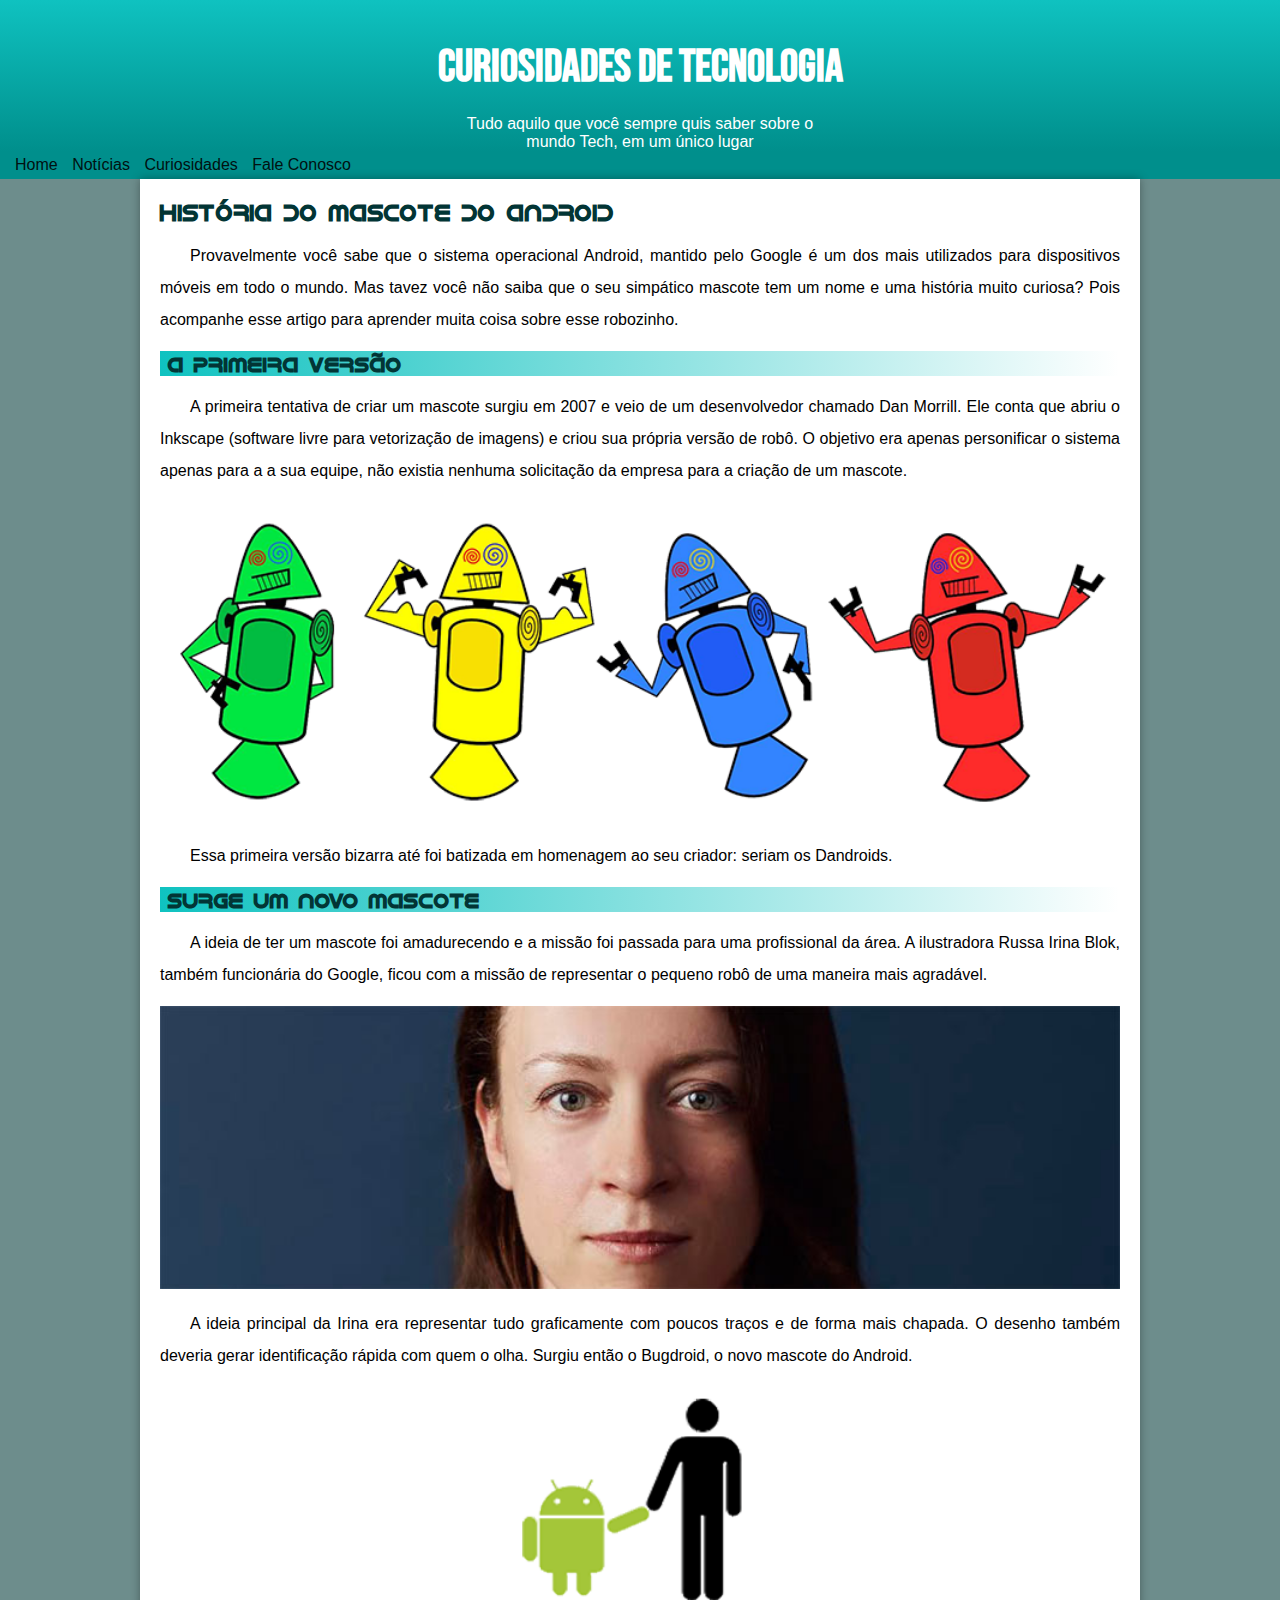
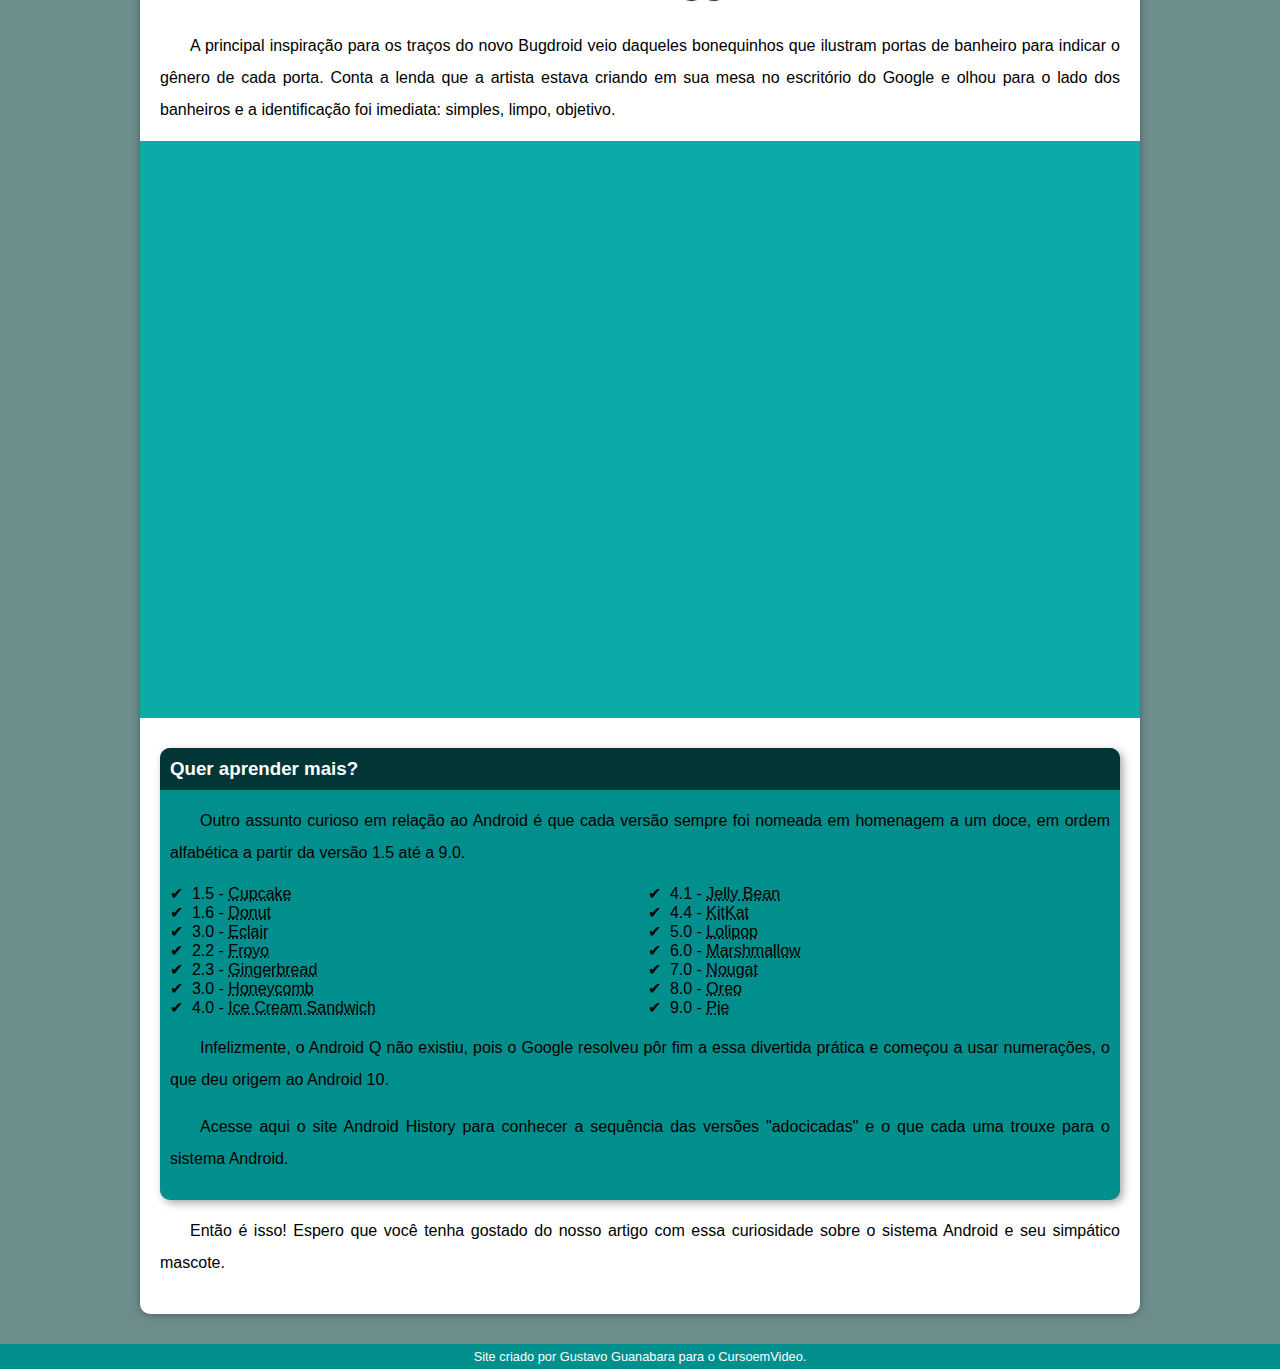
<file: projeto-android/index.html>
<!DOCTYPE html>
<html lang="pt-br">

<head>
    <meta charset="UTF-8">
    <meta http-equiv="X-UA-Compatible" content="IE=edge">
    <meta name="viewport" content="width=device-width, initial-scale=1.0">
    <link rel="shortcut icon" href="imagens/favicon.ico" type="image/ico">
    <title>Mini Projeto</title>
    <link rel="stylesheet" href="style.css">
</head>

<body>
    <header>
        <h1>Curiosidades de Tecnologia</h1>
        <p>Tudo aquilo que você sempre quis saber sobre o mundo Tech, em um único lugar</p>
    </header>
    <nav>
        <a href="">Home</a>
        <a href="">Notícias</a>
        <a href="">Curiosidades</a>
        <a href="">Fale Conosco</a>
    </nav>
    <main>
        <article>
            <h1>História do Mascote do Android</h1>

            <p>
                Provavelmente você sabe que o sistema operacional Android, mantido pelo Google é um dos mais utilizados
                para dispositivos
                móveis em todo o mundo. Mas tavez você não saiba que o seu simpático mascote tem um nome e uma história
                muito curiosa?
                Pois acompanhe esse artigo para aprender muita coisa sobre esse robozinho.
            </p>

            <h2>A primeira versão</h2>

            <p>
                A primeira tentativa de criar um mascote surgiu em 2007 e veio de um desenvolvedor chamado Dan Morrill.
                Ele conta que abriu o Inkscape (software livre para vetorização de imagens) e criou sua própria versão
                de robô.
                O objetivo era apenas personificar o sistema apenas para a a sua equipe, não existia nenhuma solicitação
                da empresa
                para a criação de um mascote.
            </p>

            <picture>
                <source media="(max-width: 600px)" srcset="imagens/dan-droids-pq.png" class="img-pequena">
                <img src="imagens/dan-droids.png" alt="">
            </picture>

            <p>Essa primeira versão bizarra até foi batizada em homenagem ao seu criador: seriam os Dandroids.</p>

            <h2>Surge um novo mascote</h2>

            <p>
                A ideia de ter um mascote foi amadurecendo e a missão foi passada para uma profissional da área.
                A ilustradora Russa Irina Blok, também funcionária do Google, ficou com a missão de representar o
                pequeno robô de uma maneira mais agradável.
            </p>

            <picture>
                <source media="(max-width: 600px)" srcset="imagens/irina-blok-pq.jpg" class="img-pequena">
                <img src="imagens/irina-blok.jpg" alt="irina blok">
            </picture>

            <p>
                A ideia principal da Irina era representar tudo graficamente com poucos traços e de forma mais chapada.
                O desenho também deveria gerar identificação rápida com quem o olha. Surgiu então o Bugdroid, o novo
                mascote do Android.
            </p>

            <img src="imagens/bugdroid.png" alt="Bugdroid" class="img-pequena">

            <p>
                A principal inspiração para os traços do novo Bugdroid veio daqueles bonequinhos que ilustram portas de
                banheiro para indicar o gênero de cada porta. Conta a lenda que a artista estava criando em sua mesa no
                escritório do Google e olhou para o lado dos banheiros e a identificação foi imediata: simples, limpo,
                objetivo.
            </p>

            <div class="video">
                <iframe width="560" height="315" src="https://www.youtube.com/embed/l2UDgpLz20M"
                    title="YouTube video player" frameborder="0"
                    allow="accelerometer; autoplay; clipboard-write; encrypted-media; gyroscope; picture-in-picture; web-share"
                    allowfullscreen></iframe>
            </div>

            <aside>
                <h3>Quer aprender mais? </h3>

                <p>
                    Outro assunto curioso em relação ao Android é que cada versão sempre foi nomeada em homenagem a um
                    doce,
                    em ordem alfabética a partir da versão 1.5 até a 9.0.
                </p>

                <ul>
                    <li>1.5 - <abbr title="Bolo de copo">Cupcake</abbr></li>
                    <li>1.6 - <abbr title="Rosquinha">Donut</abbr></li>
                    <li>3.0 - <abbr title="Bomba">Eclair</abbr></li>
                    <li>2.2 - <abbr title="Iorgute congelado">Froyo</abbr></li>
                    <li>2.3 - <abbr title="Biscoito de gengibre">Gingerbread</abbr></li>
                    <li>3.0 - <abbr title="Favo de mel">Honeycomb</abbr></li>
                    <li>4.0 - <abbr title="Sanduiche de sorvete">Ice Cream Sandwich</abbr></li>
                    <li>4.1 - <abbr title="Jujuba">Jelly Bean</abbr></li>
                    <li>4.4 - <abbr title="KitKat">KitKat</abbr></li>
                    <li>5.0 - <abbr title="Pirulito">Lolipop</abbr></li>
                    <li>6.0 - <abbr title="Marshmallow">Marshmallow</abbr></li>
                    <li>7.0 - <abbr title="Torrone">Nougat</abbr></li>
                    <li>8.0 - <abbr title="Oreo">Oreo</abbr></li>
                    <li>9.0 - <abbr title="Torta">Pie</abbr></li>
                </ul>

                <p>Infelizmente, o Android Q não existiu, pois o Google resolveu pôr fim a essa divertida prática e
                    começou a usar numerações,
                    o que deu origem ao Android 10.
                </p>

                <p>Acesse aqui o site Android History para conhecer a sequência das versões "adocicadas" e o que cada
                    uma trouxe para o
                    sistema Android.
                </p>
            </aside>
            <p>
                Então é isso! Espero que você tenha gostado do nosso artigo com essa curiosidade sobre o sistema Android
                e seu simpático
                mascote.
            </p>
        </article>
    </main>
    <footer>
        <p>Site criado por Gustavo Guanabara para o CursoemVideo.</p>
    </footer>
</body>

</html>
</file>
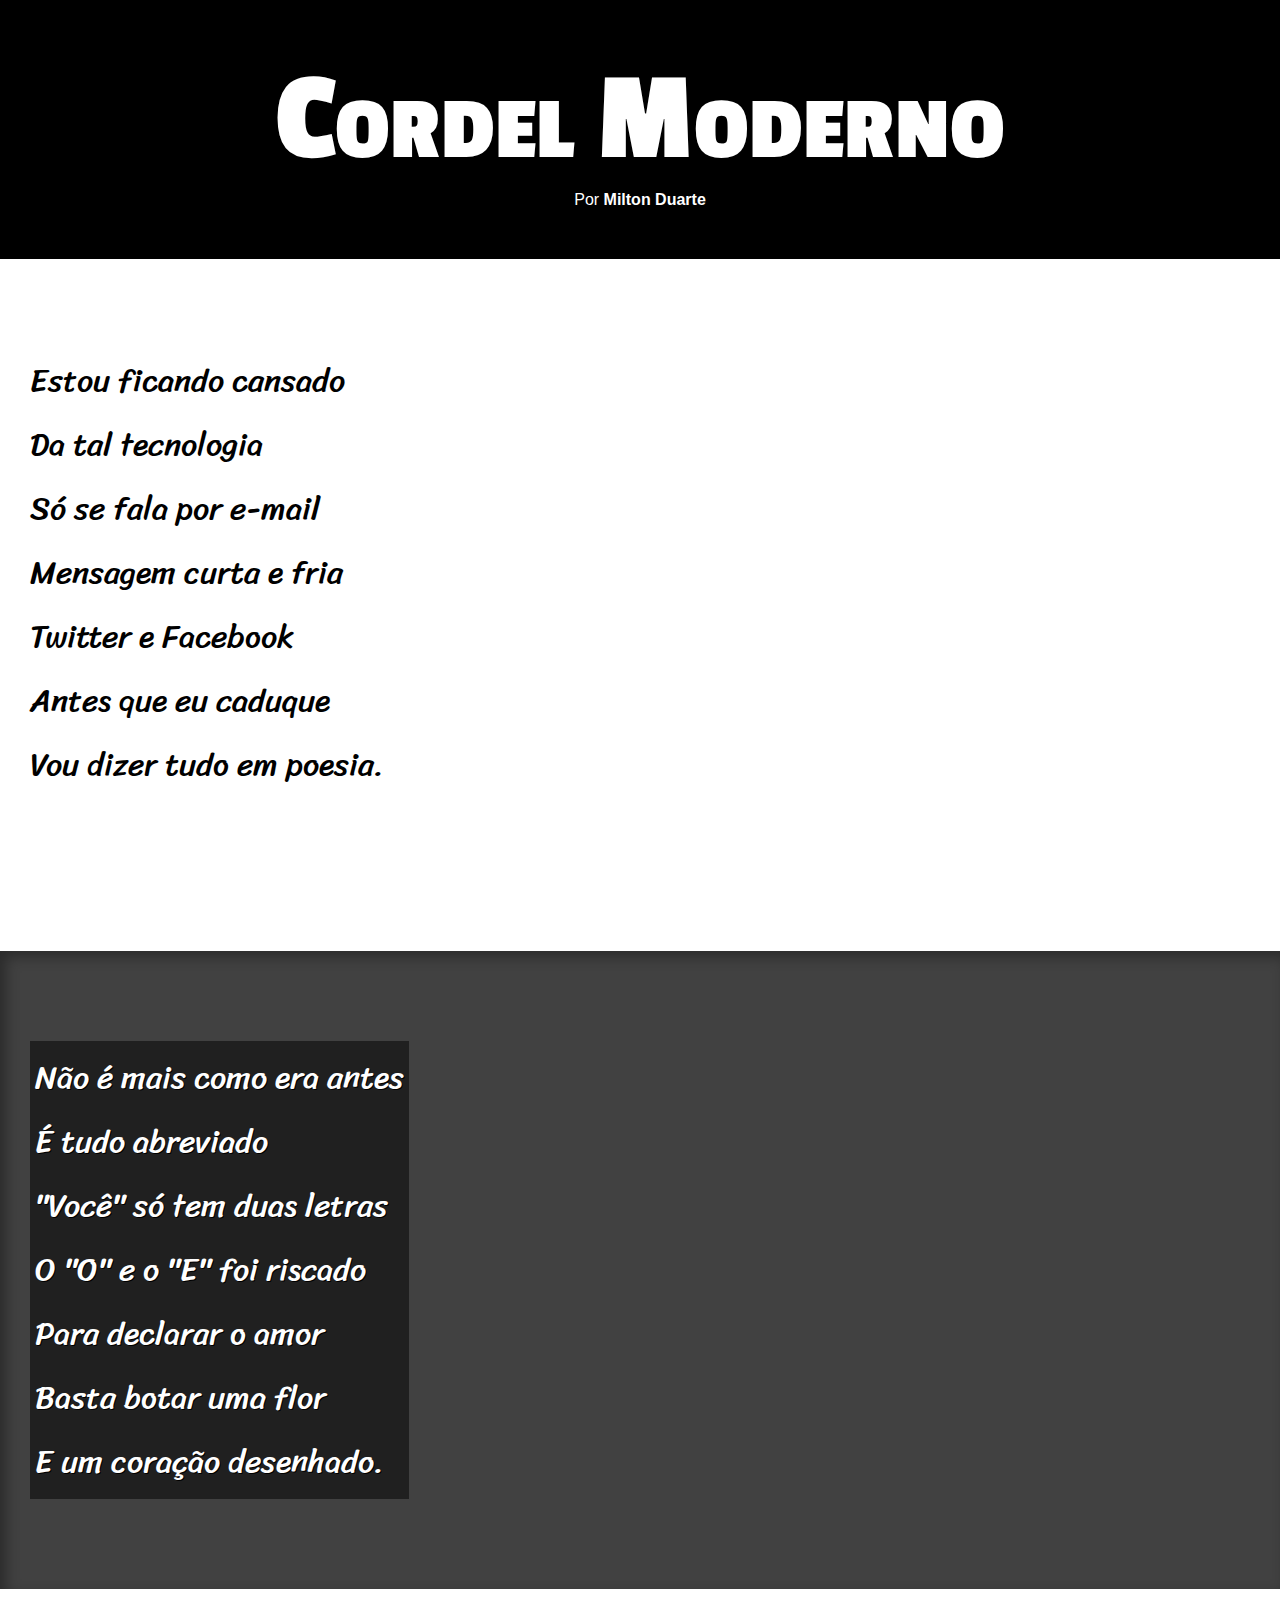
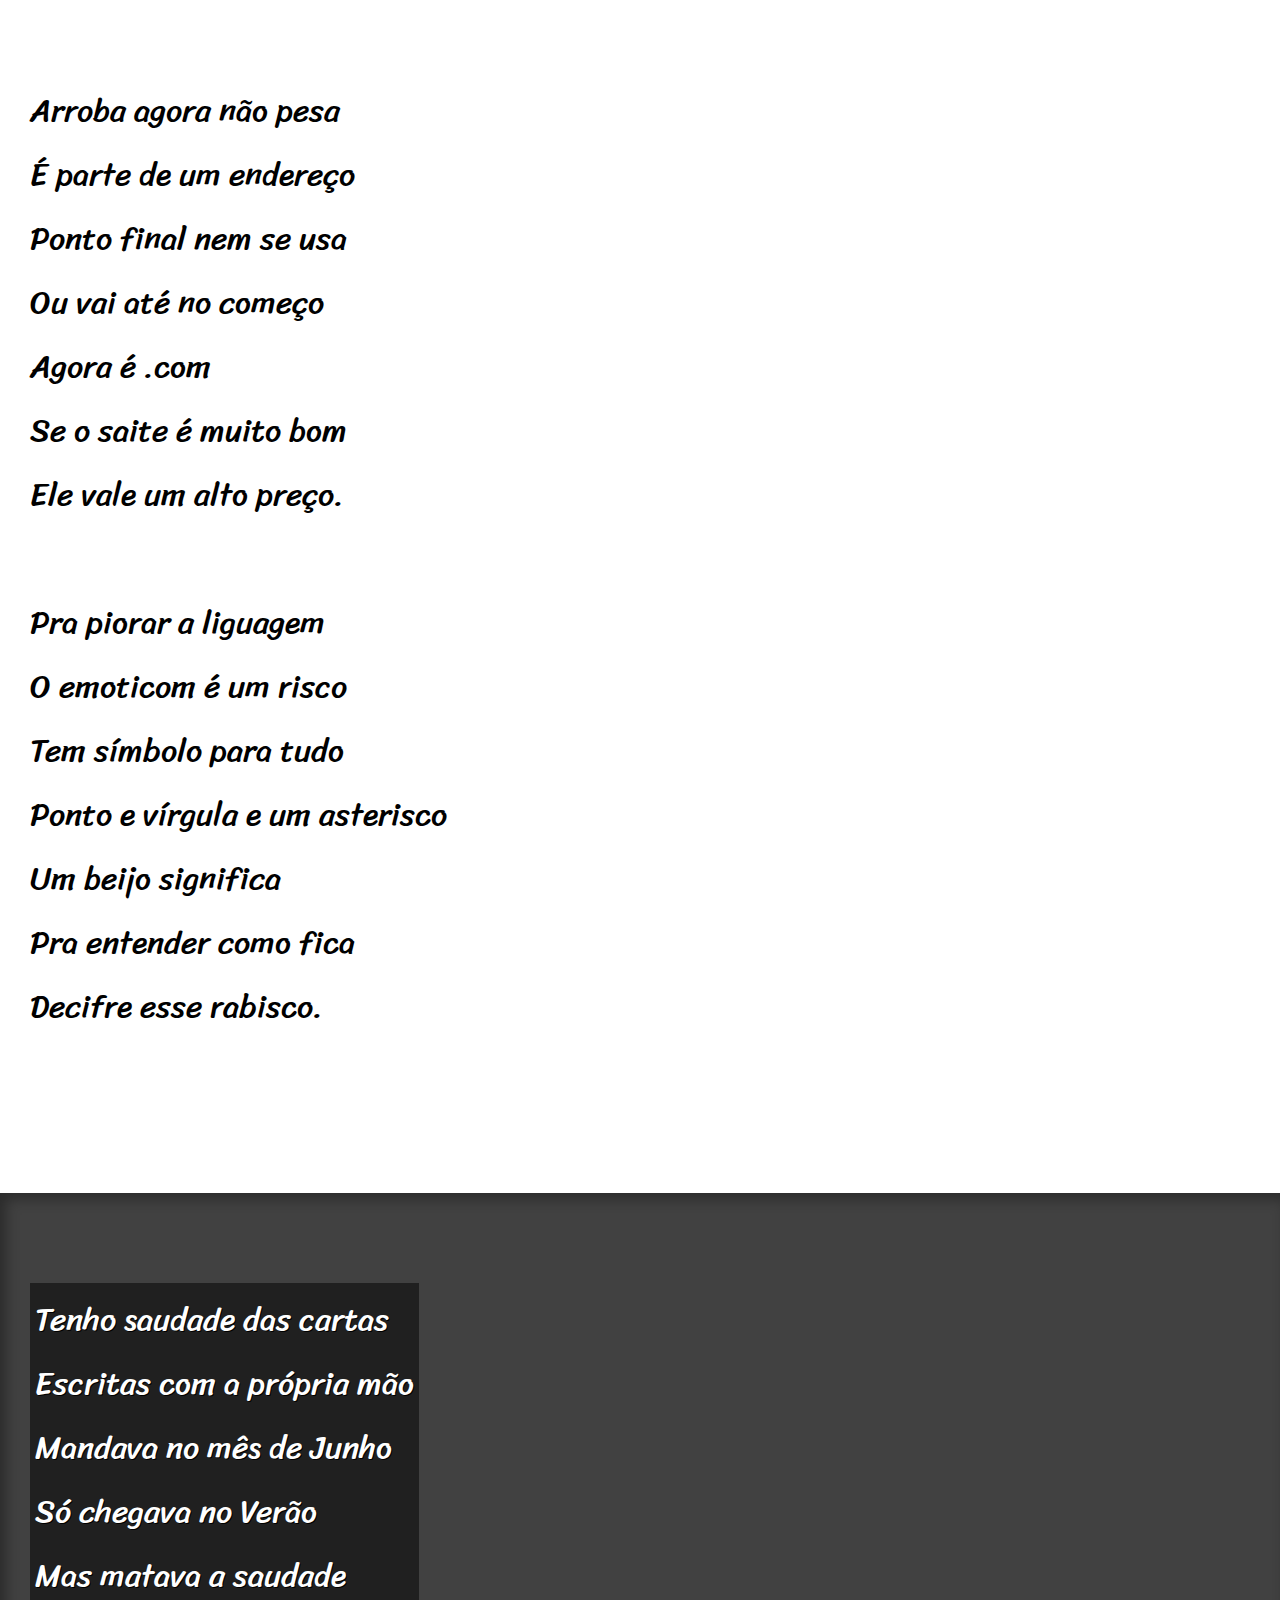
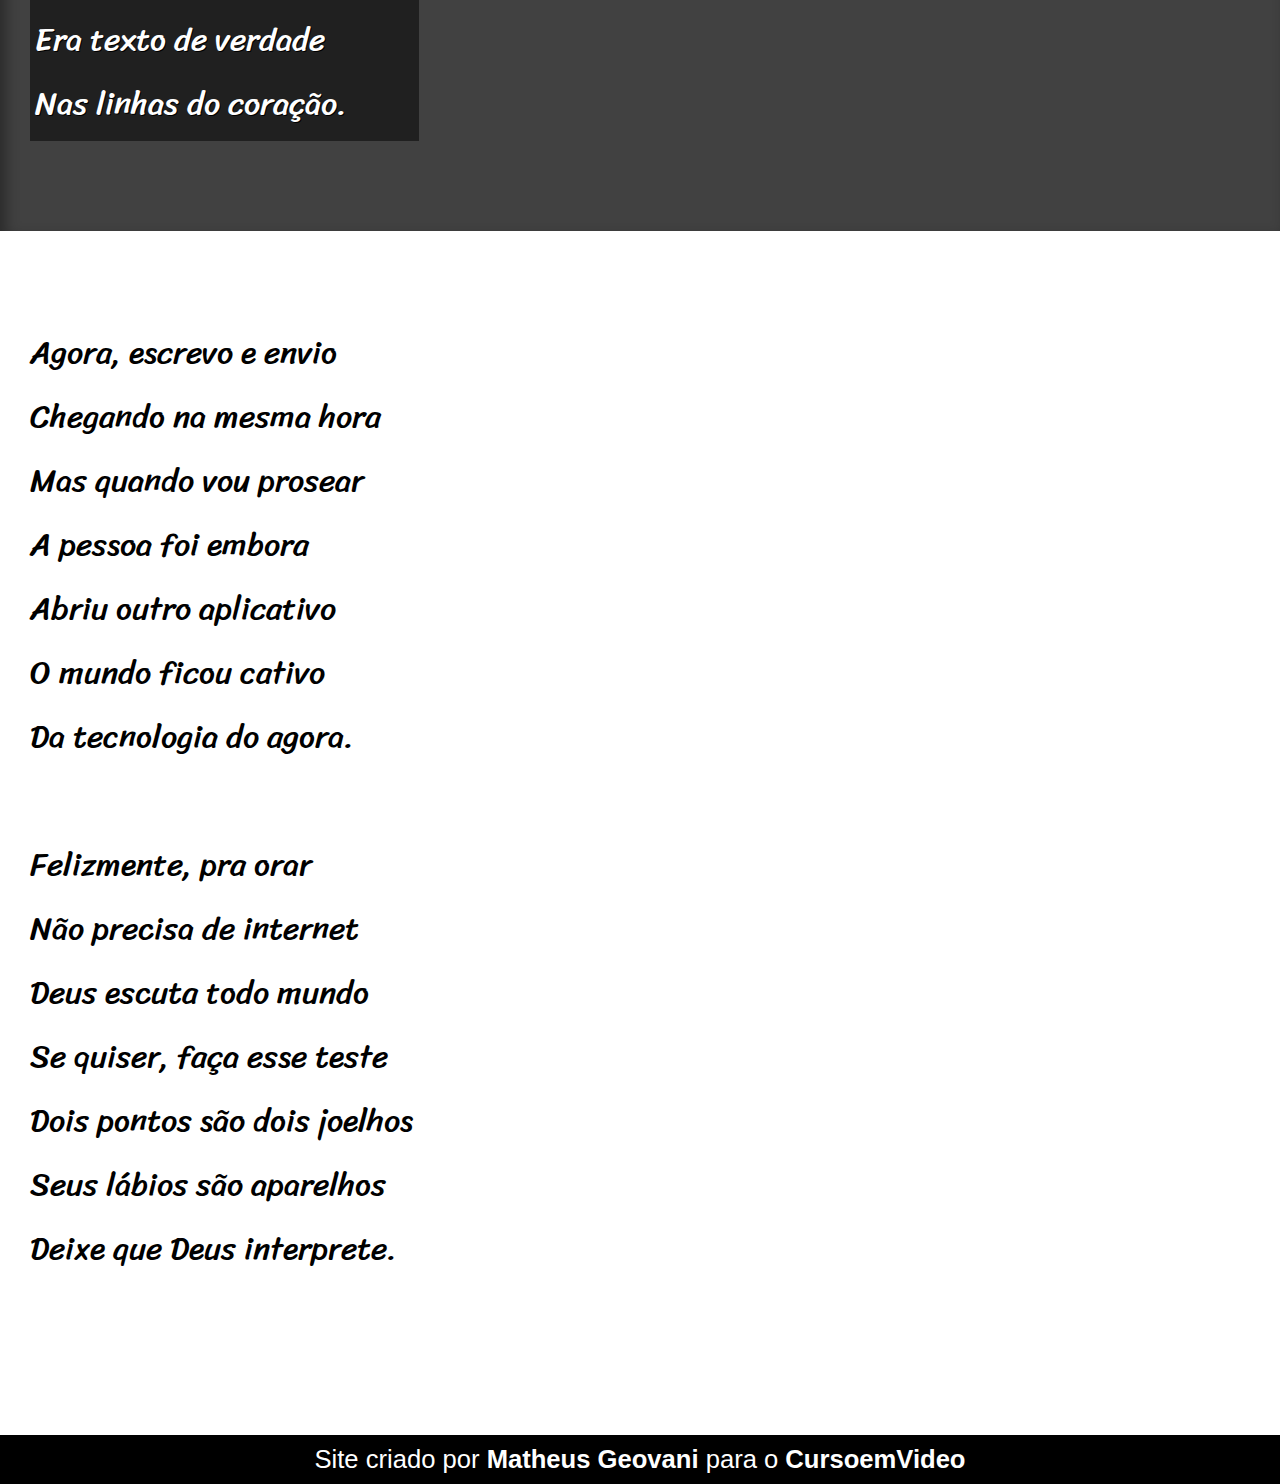
<file: projeto-parallax/index.html>
<!DOCTYPE html>
<html lang="pt-br">

<head>
    <meta charset="UTF-8">
    <meta http-equiv="X-UA-Compatible" content="IE=edge">
    <meta name="viewport" content="width=device-width, initial-scale=1.0">
    <title>Desafio do Cordel</title>
    <link rel="stylesheet" href="style.css">
</head>

<body>
    <header>
        <h1>Cordel Moderno</h1>
        <p>Por <strong><a href="https://www.recantodasletras.com.br/poesias/3186743" target="_blank">Milton Duarte</a></strong></p>
    </header>
        <section class="normal">
            <p>
                Estou ficando cansado<br>
                Da tal tecnologia<br>
                Só se fala por e-mail<br>
                Mensagem curta e fria<br>
                Twitter e Facebook<br>
                Antes que eu caduque<br>
                Vou dizer tudo em poesia.
            </p>
        </section>
        
        <section class="imagem" id="img01">
            <p>
                Não é mais como era antes<br>
                É tudo abreviado<br>
                "Você" só tem duas letras<br>
                O "O" e o "E" foi riscado<br>
                Para declarar o amor<br>
                Basta botar uma flor<br>
                E um coração desenhado.
            </p>
        </section>

        <section class="normal">
                <p>
                    Arroba agora não pesa<br>
                    É parte de um endereço<br>
                    Ponto final nem se usa<br>
                    Ou vai até no começo<br>
                    Agora é .com<br>
                    Se o saite é muito bom<br>
                    Ele vale um alto preço.
                </p>
            
                <p>
                    Pra piorar a liguagem<br>
                    O emoticom é um risco<br>
                    Tem símbolo para tudo<br>
                    Ponto e vírgula e um asterisco<br>
                    Um beijo significa<br>
                    Pra entender como fica<br>
                    Decifre esse rabisco.
                </p>         
        </section>

        <section class="imagem" id="img02">
            <p>
                Tenho saudade das cartas<br>
                Escritas com a própria mão<br>
                Mandava no mês de Junho<br>
                Só chegava no Verão<br>
                Mas matava a saudade<br>
                Era texto de verdade<br>
                Nas linhas do coração.
            </p>
        </section>

        <section class="normal">
                <p>
                    Agora, escrevo e envio<br>
                    Chegando na mesma hora<br>
                    Mas quando vou prosear<br>
                    A pessoa foi embora<br>
                    Abriu outro aplicativo<br>
                    O mundo ficou cativo<br>
                    Da tecnologia do agora.<br>
                </p>

                <p>
                    Felizmente, pra orar<br>
                    Não precisa de internet<br>
                    Deus escuta todo mundo<br>
                    Se quiser, faça esse teste<br>
                    Dois pontos são dois joelhos<br>
                    Seus lábios são aparelhos<br>
                    Deixe que Deus interprete.
                </p>        
        </section>
    <footer>
        <p>Site criado por <a href="https://github.com/MatheusGeovani" target="_blank">Matheus Geovani</a> para o <strong>CursoemVideo</strong></p>
    </footer>
</body>

</html>
</file>
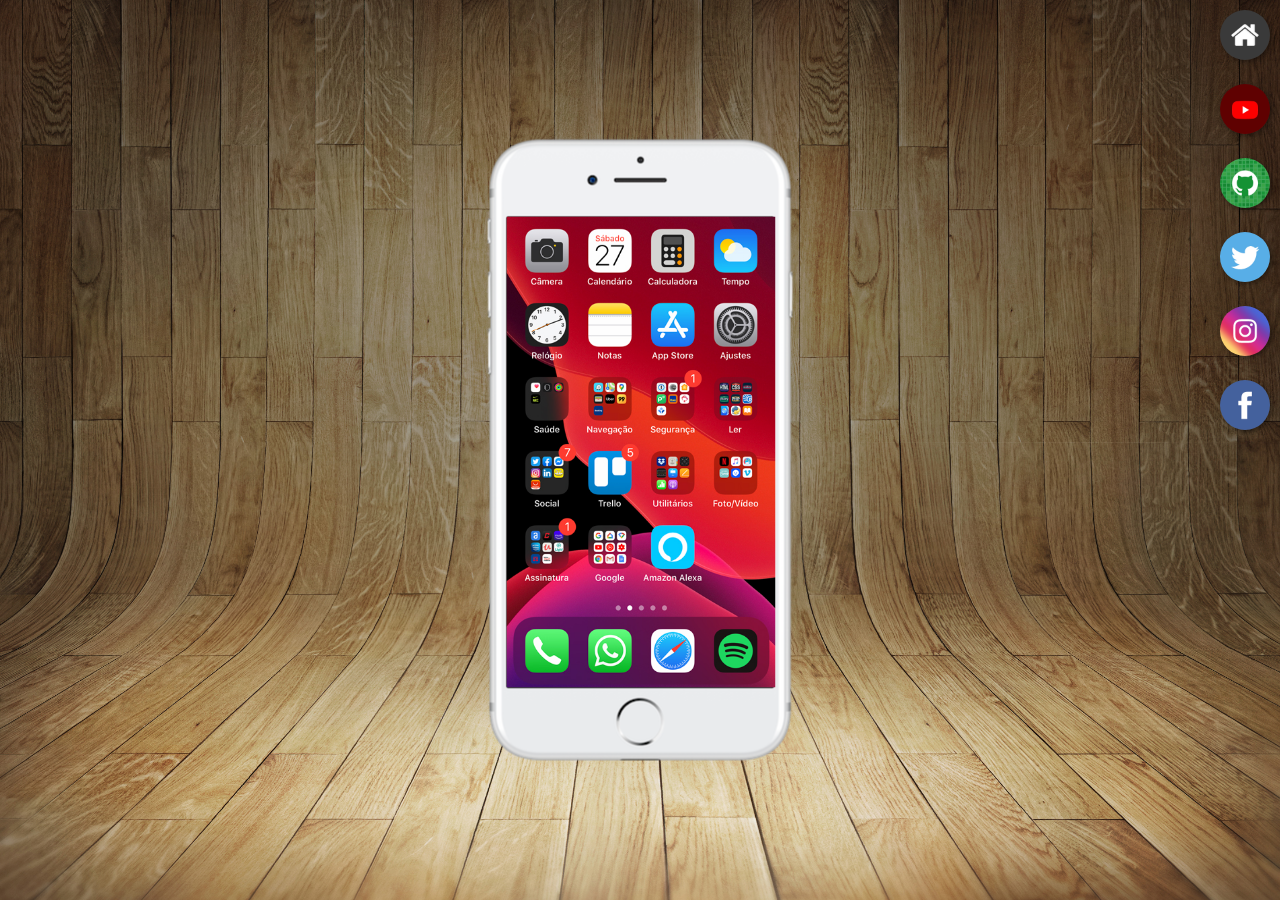
<file: projeto-phone/index.html>
<!DOCTYPE html>
<html lang="pt-br">
<head>
    <meta charset="UTF-8">
    <meta http-equiv="X-UA-Compatible" content="IE=edge">
    <meta name="viewport" content="width=device-width, initial-scale=1.0">
    <link rel="shortcut icon" href="favicon.ico" type="image/ico">
    <title>Projeto Redes Sociais</title>
    <link rel="stylesheet" href="style.css">
</head>
<body>
    <main>
        <section id="telefone">
            <iframe src="home.html" name="tela"  id="tela"
            frameborder="0"></iframe>
        </section>
        <section id="redes-sociais">
            <a href="home.html" target="tela"><img src="img/logo-home.jpg" alt=""></a><br>
            <a href="youtube.html" target="tela"><img src="img/logo-youtube.jpg" alt=""></a><br>
            <a href="github.html" target="tela"><img src="img/logo-github.jpg" alt=""></a><br>
            <a href="twitter.html" target="tela"><img src="img/logo-twitter.jpg" alt=""></a><br>
            <a href="instagram.html" target="tela"><img src="img/logo-instagram.jpg" alt=""></a><br>
            <a href="facebook.html" target="tela"><img src="img/logo-facebook.jpg" alt=""></a>
        </section>
    </main>
</body>
</html>
</file>
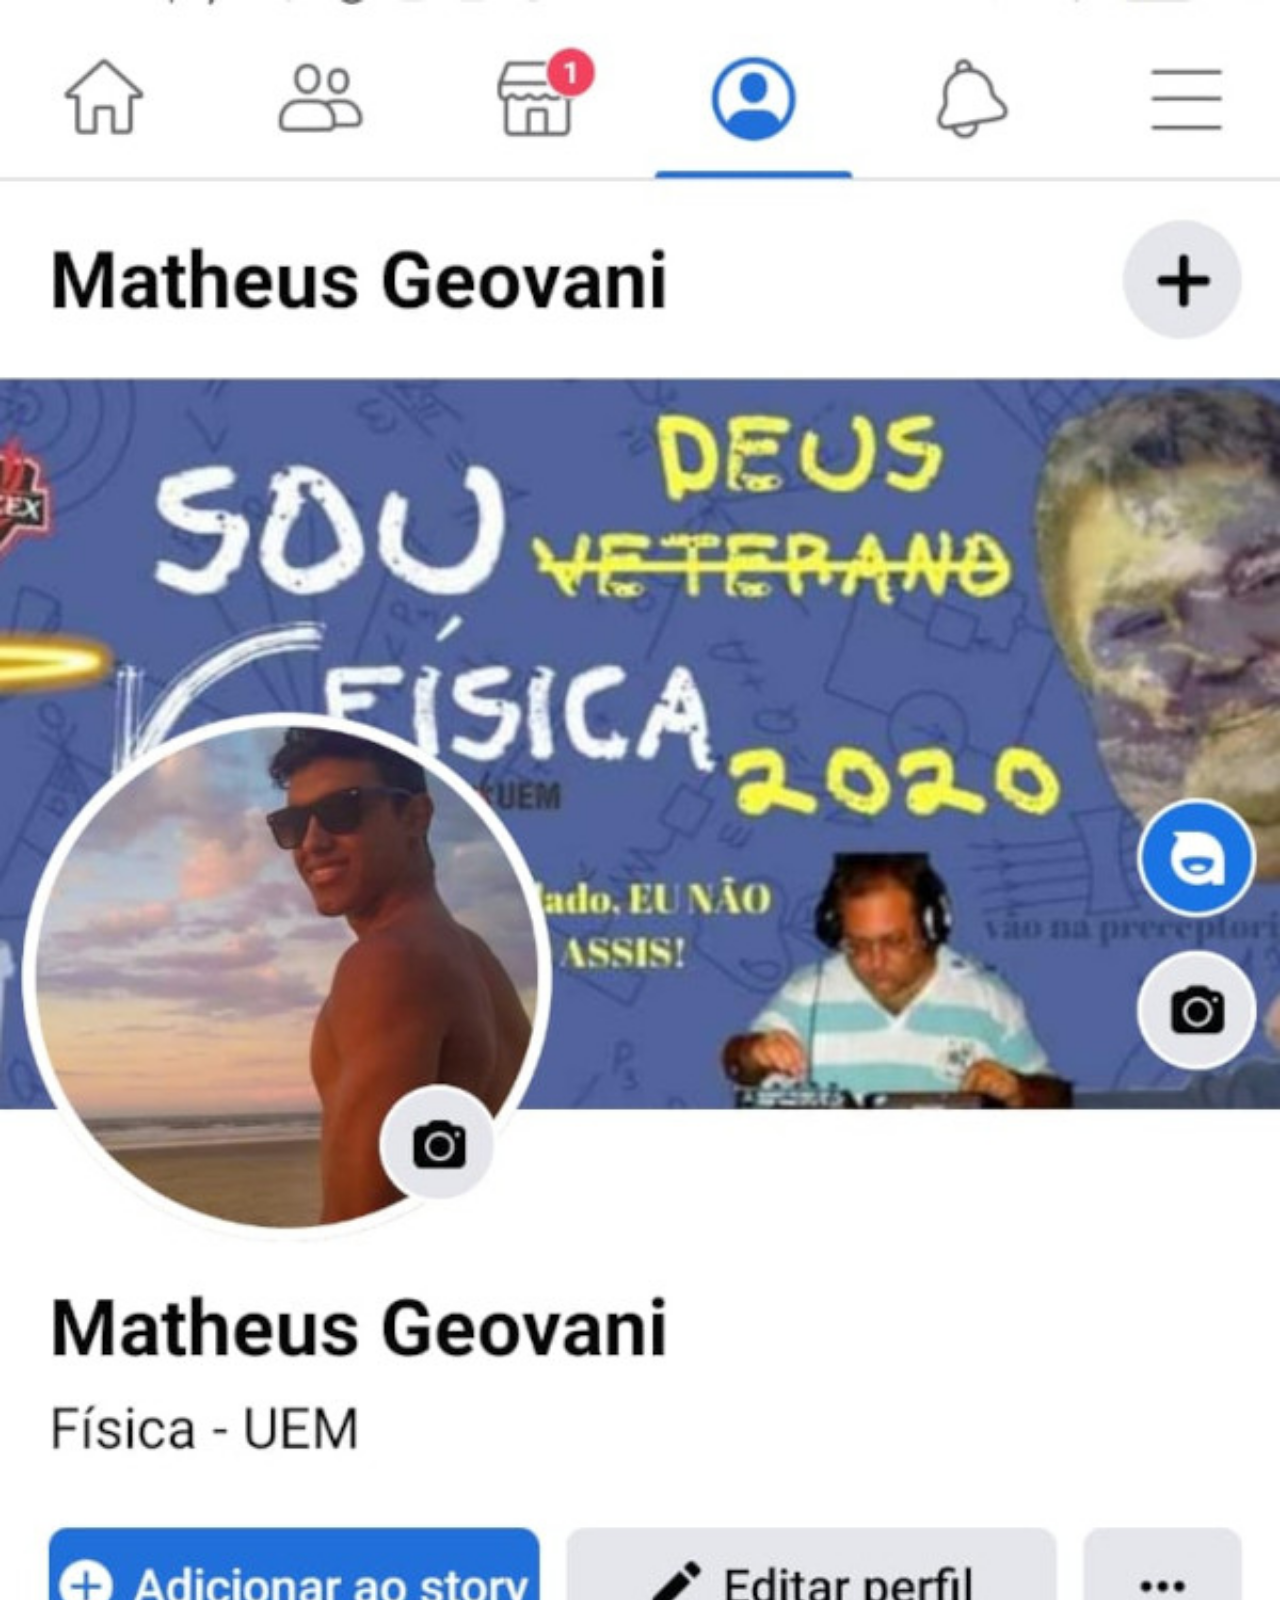
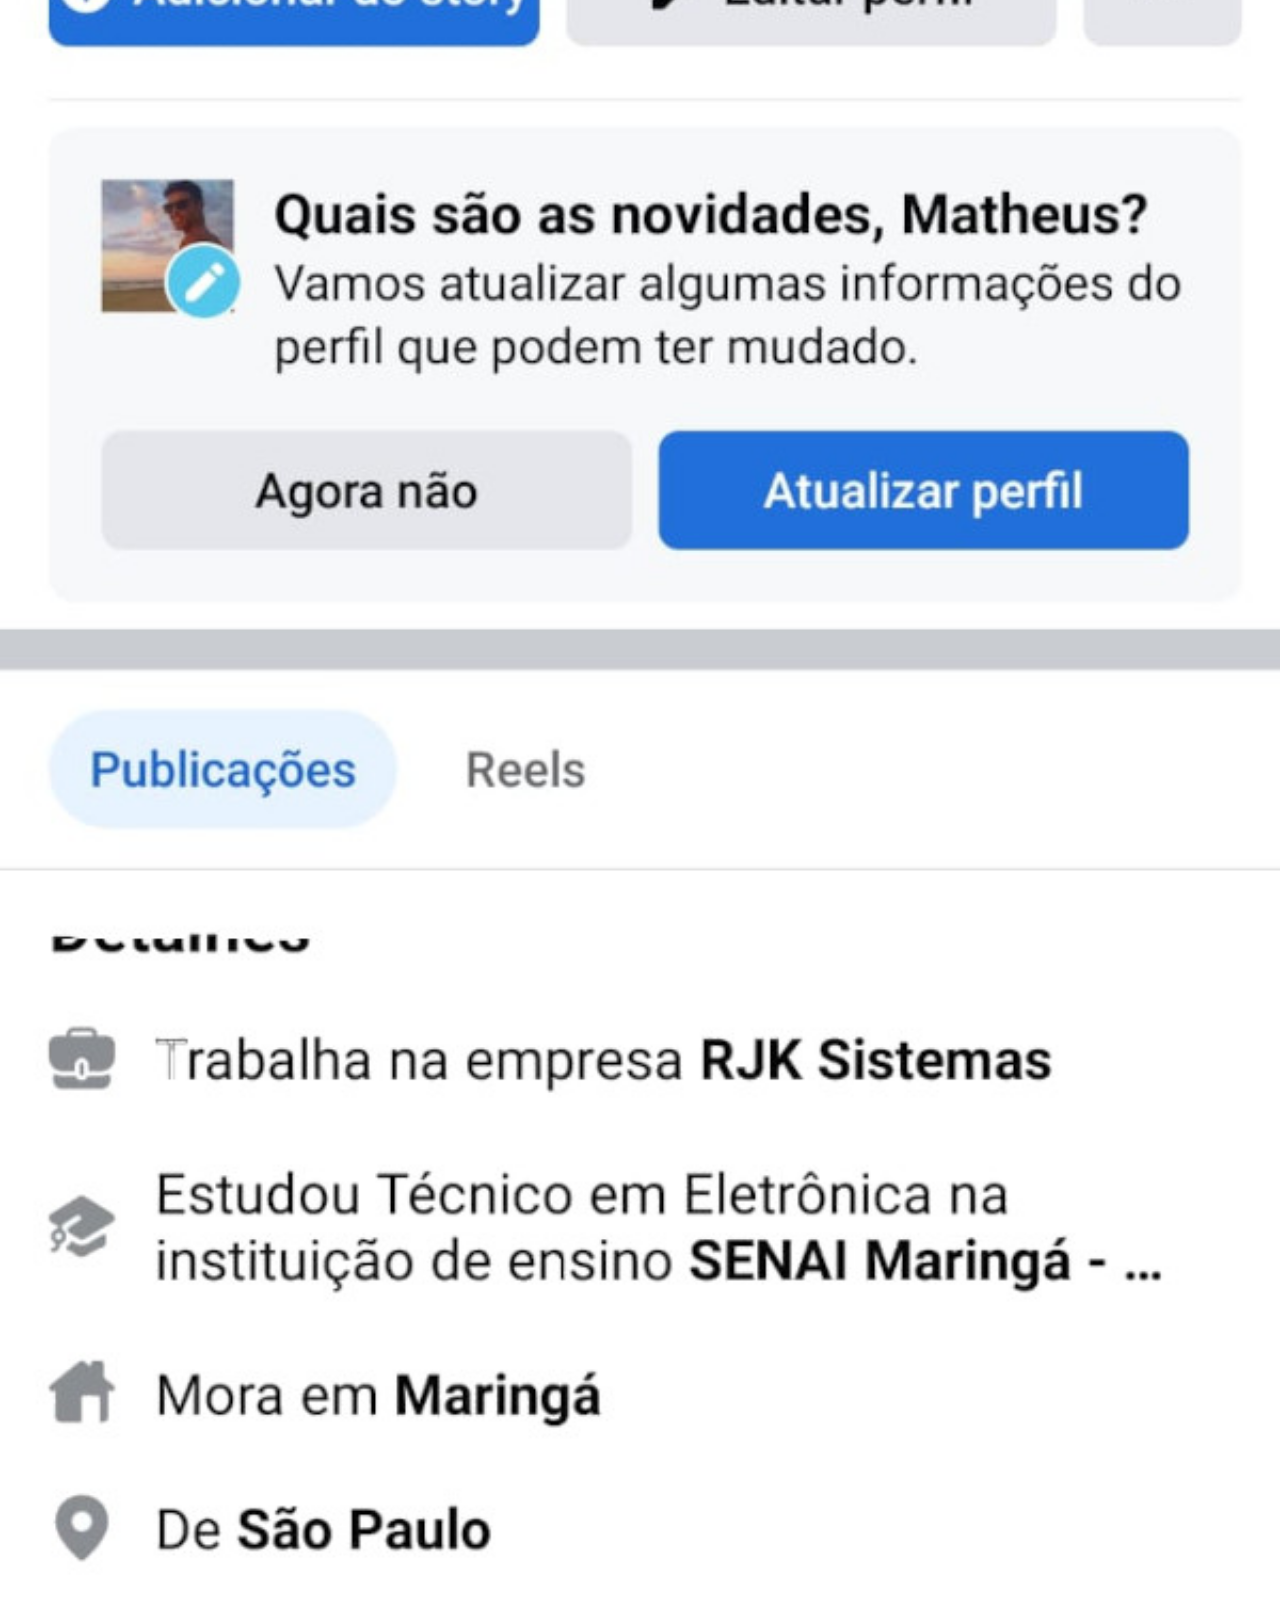
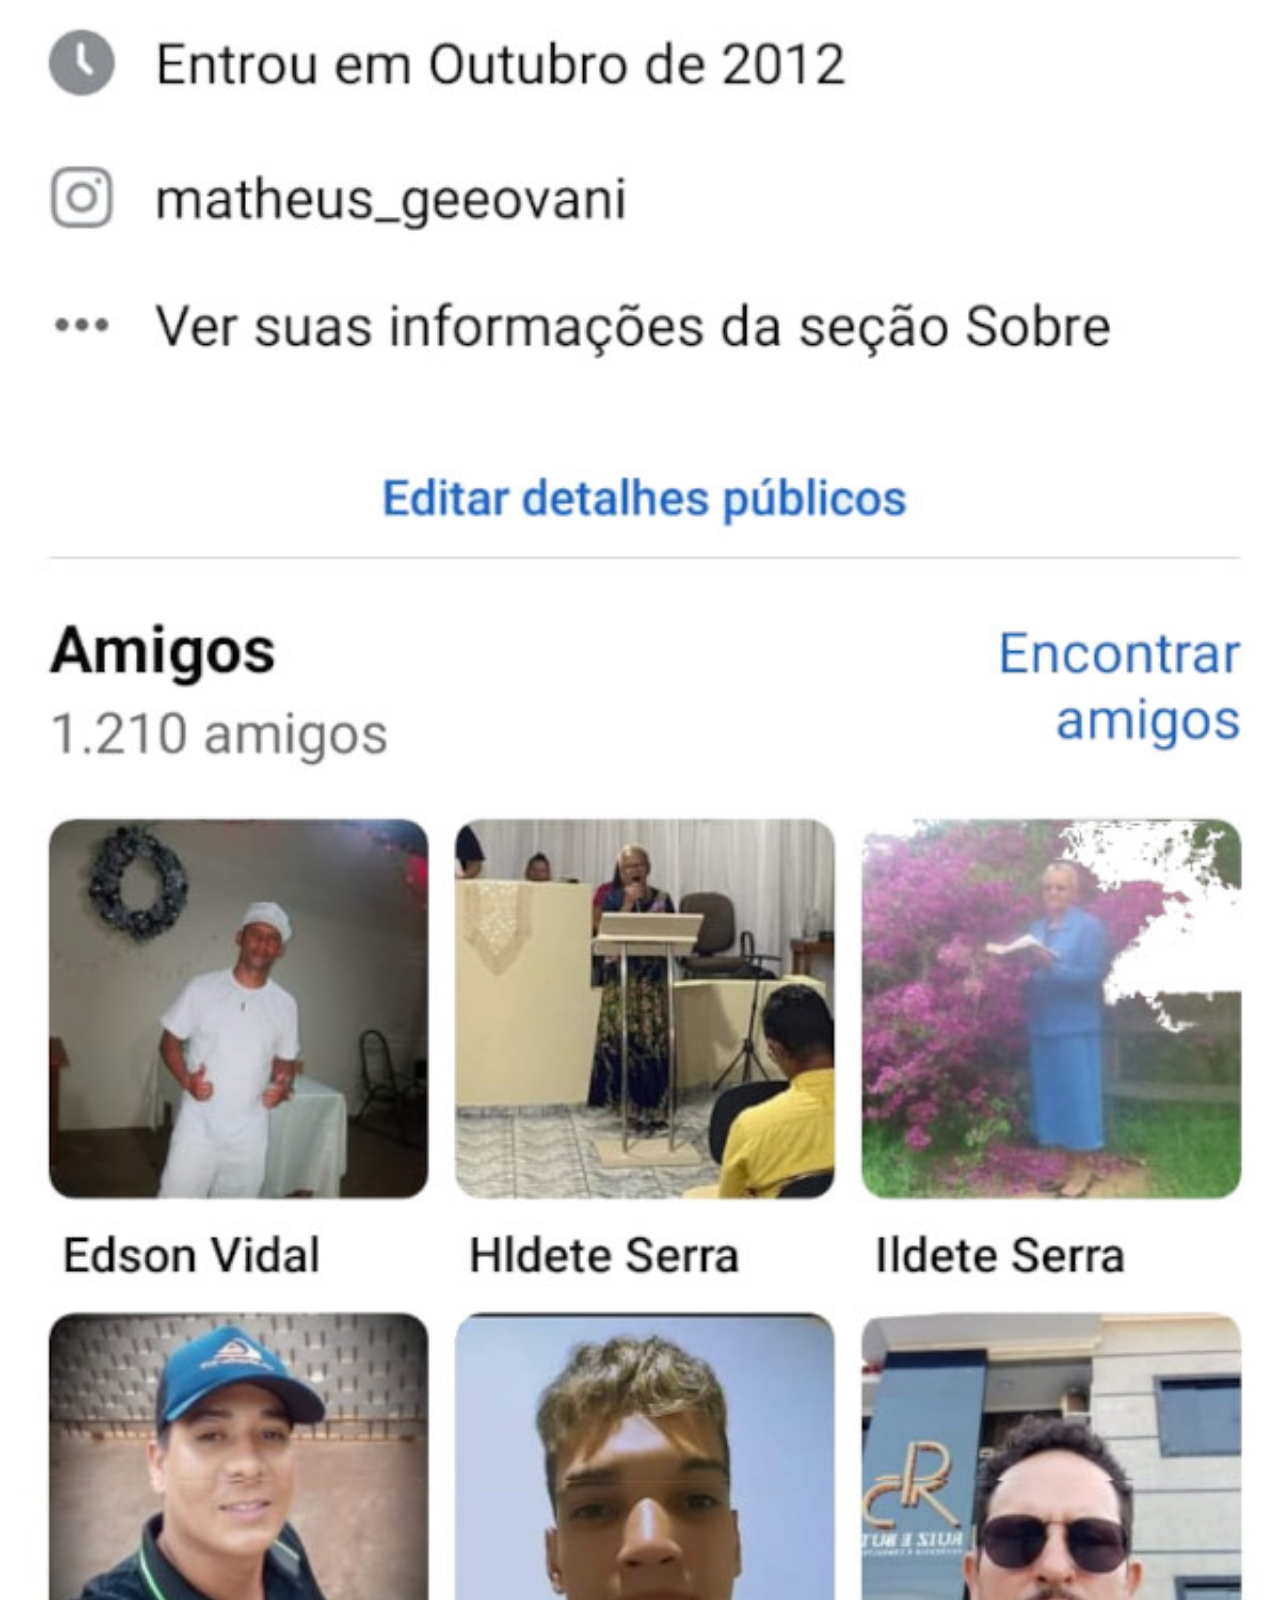
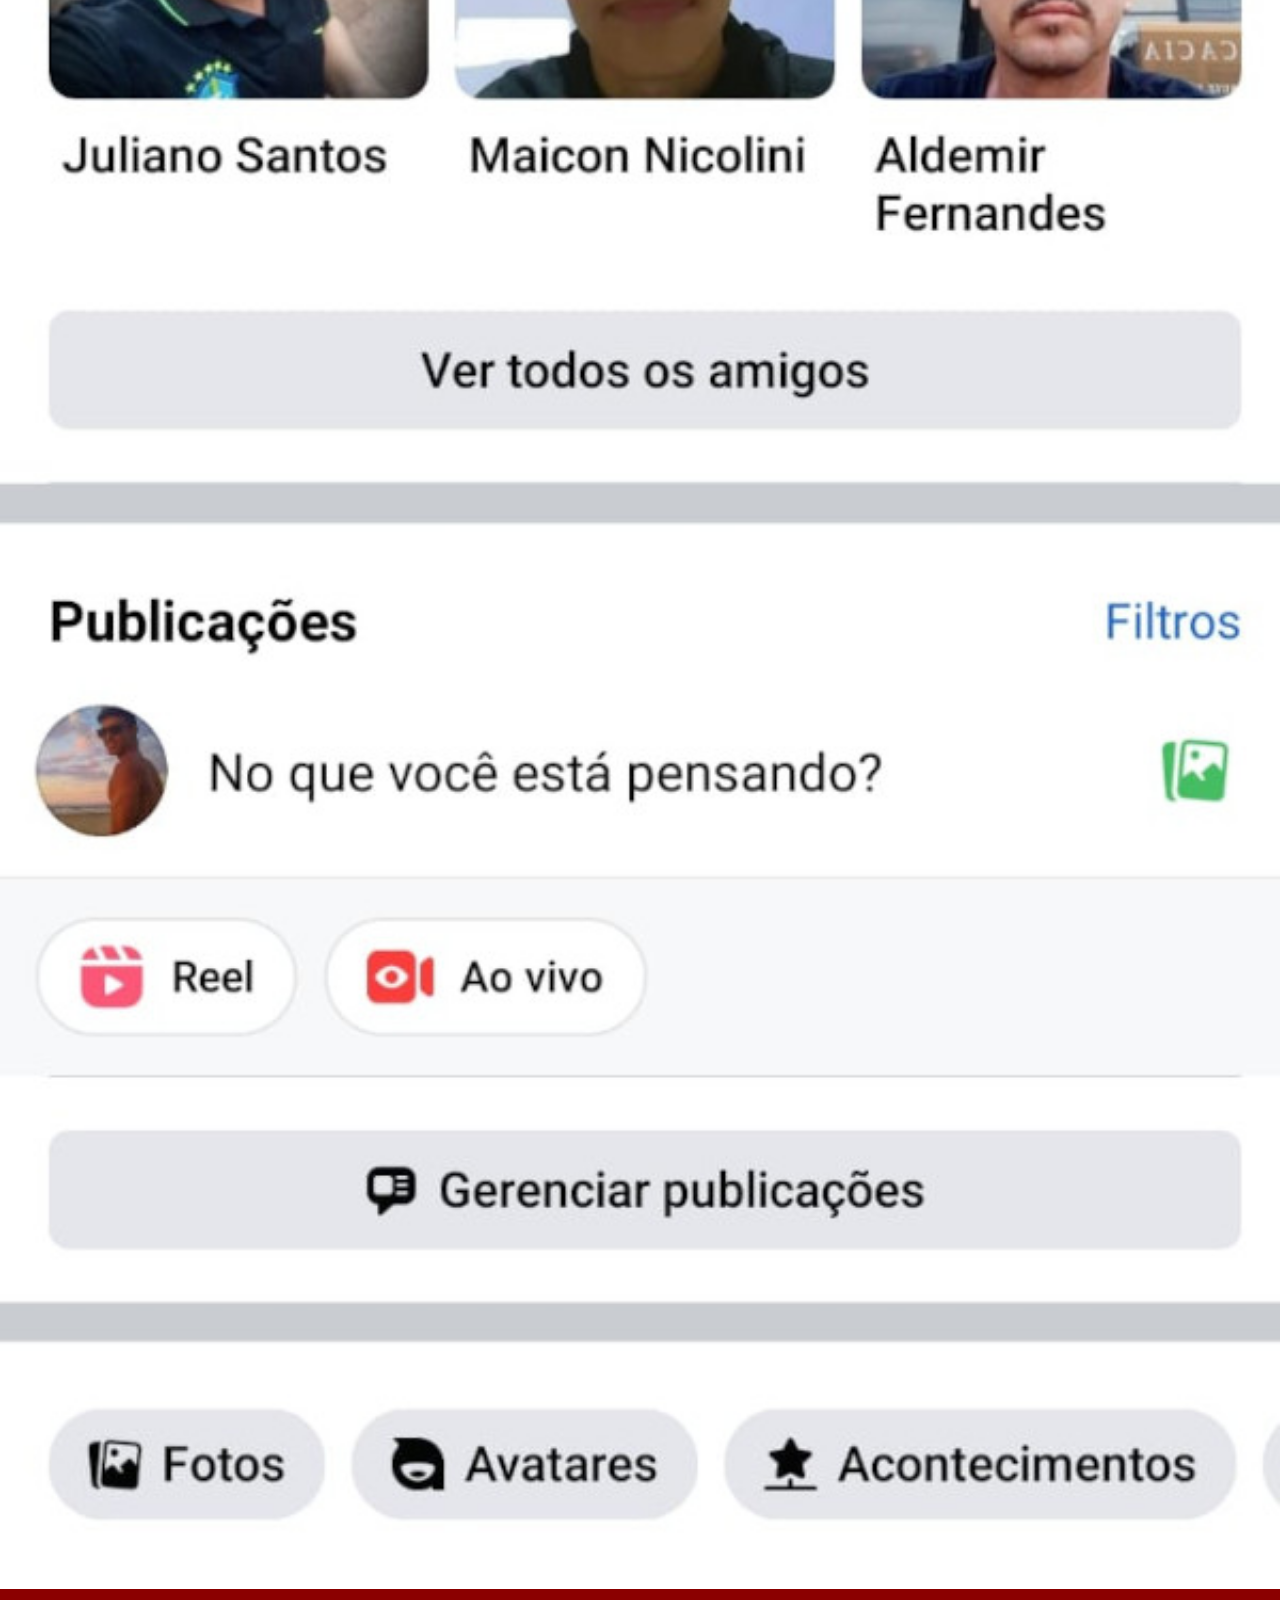
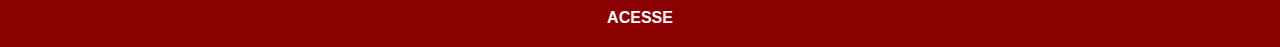
<file: projeto-phone/facebook.html>
<!DOCTYPE html>
<html lang="en">
<head>
    <meta charset="UTF-8">
    <meta http-equiv="X-UA-Compatible" content="IE=edge">
    <meta name="viewport" content="width=device-width, initial-scale=1.0">
    <title>Document</title>
    <style>
        *{
            margin: 0;
            padding: 0;
            box-sizing: border-box;
            font-family: Arial, Helvetica, sans-serif;
        }
        ::-webkit-scrollbar {
            width: 0px;
            height: 0px;
        }
        img {
           width: 100vw;
        }
        a {
            display: block;
            background-color: darkred;
            color: #fff;
            padding: 20px;
            text-align: center;
            font-weight: bolder;
            text-decoration: none;
        }
    </style>
</head>
<body>
    <img src="img/tela-facebook.jpg" alt="">
    <a href="https://www.facebook.com/profile.php?id=100004509604093" target="_blank">ACESSE</a>
</body>
</html>
</file>
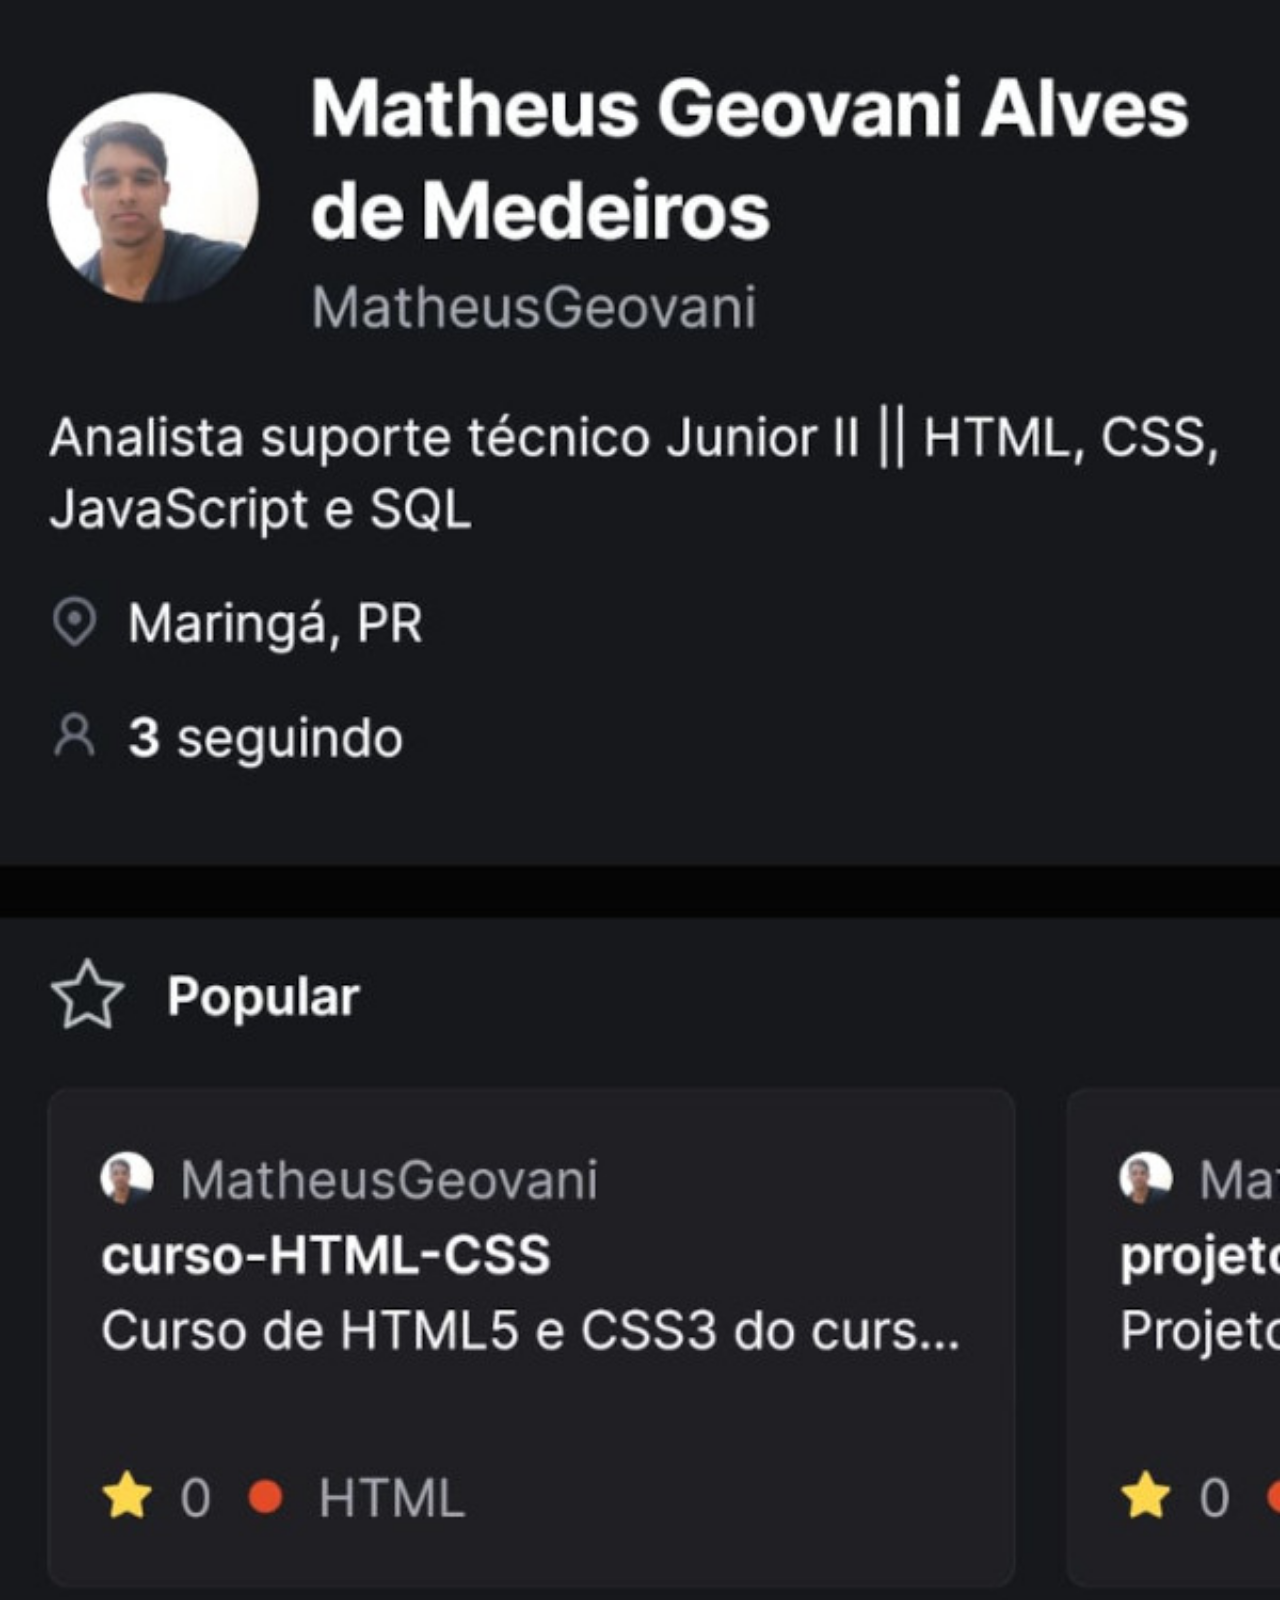
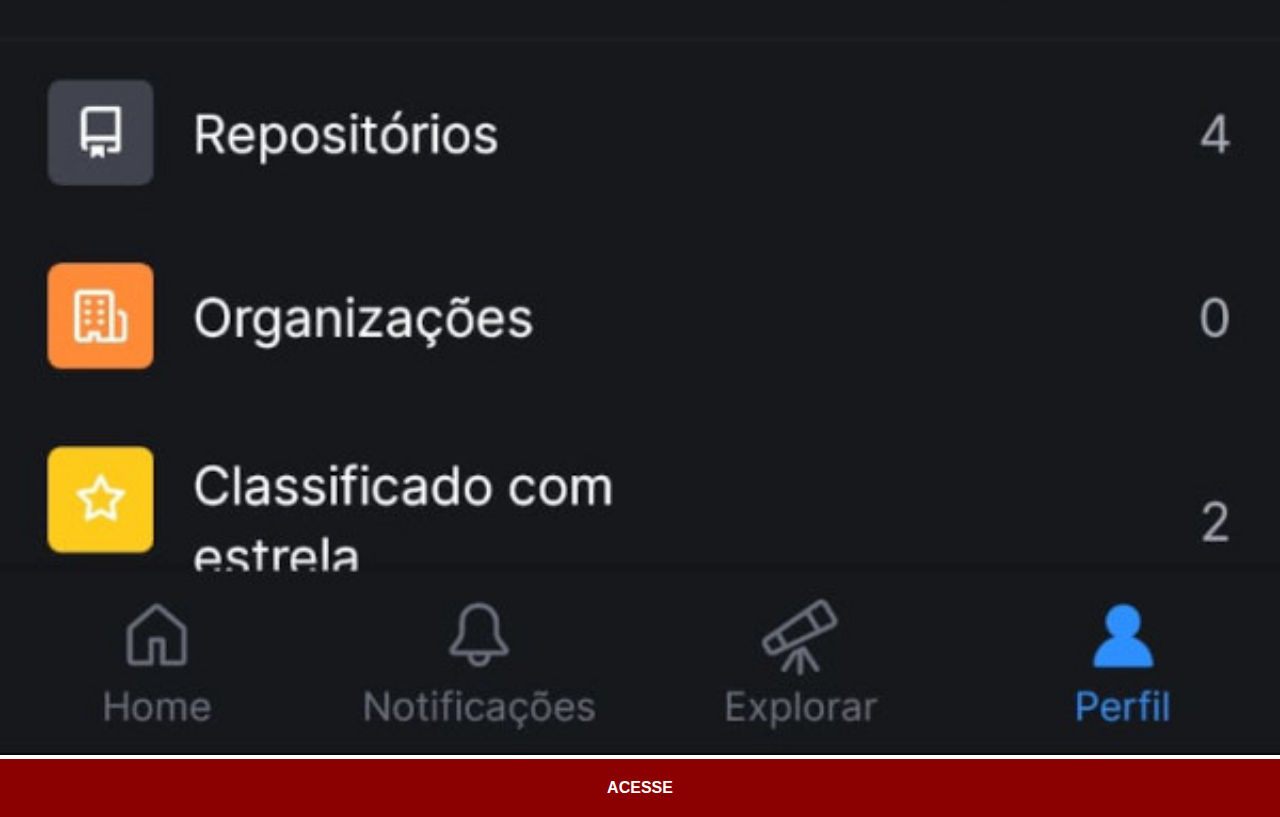
<file: projeto-phone/github.html>
<!DOCTYPE html>
<html lang="en">
<head>
    <meta charset="UTF-8">
    <meta http-equiv="X-UA-Compatible" content="IE=edge">
    <meta name="viewport" content="width=device-width, initial-scale=1.0">
    <title>Document</title>
    <style>
        *{
            margin: 0;
            padding: 0;
            box-sizing: border-box;
            font-family: Arial, Helvetica, sans-serif;
        }
        ::-webkit-scrollbar {
            width: 0px;
            height: 0px;
        }
        img {
           width: 100vw;
        }
        a {
            display: block;
            background-color: darkred;
            color: #fff;
            padding: 20px;
            text-align: center;
            font-weight: bolder;
            text-decoration: none;
        }
    </style>
</head>
<body>
    <img src="img/tela-github.jpg" alt="">
    <a href="https://github.com/MatheusGeovani" target="_blank">ACESSE</a>
</body>
</html>
</file>
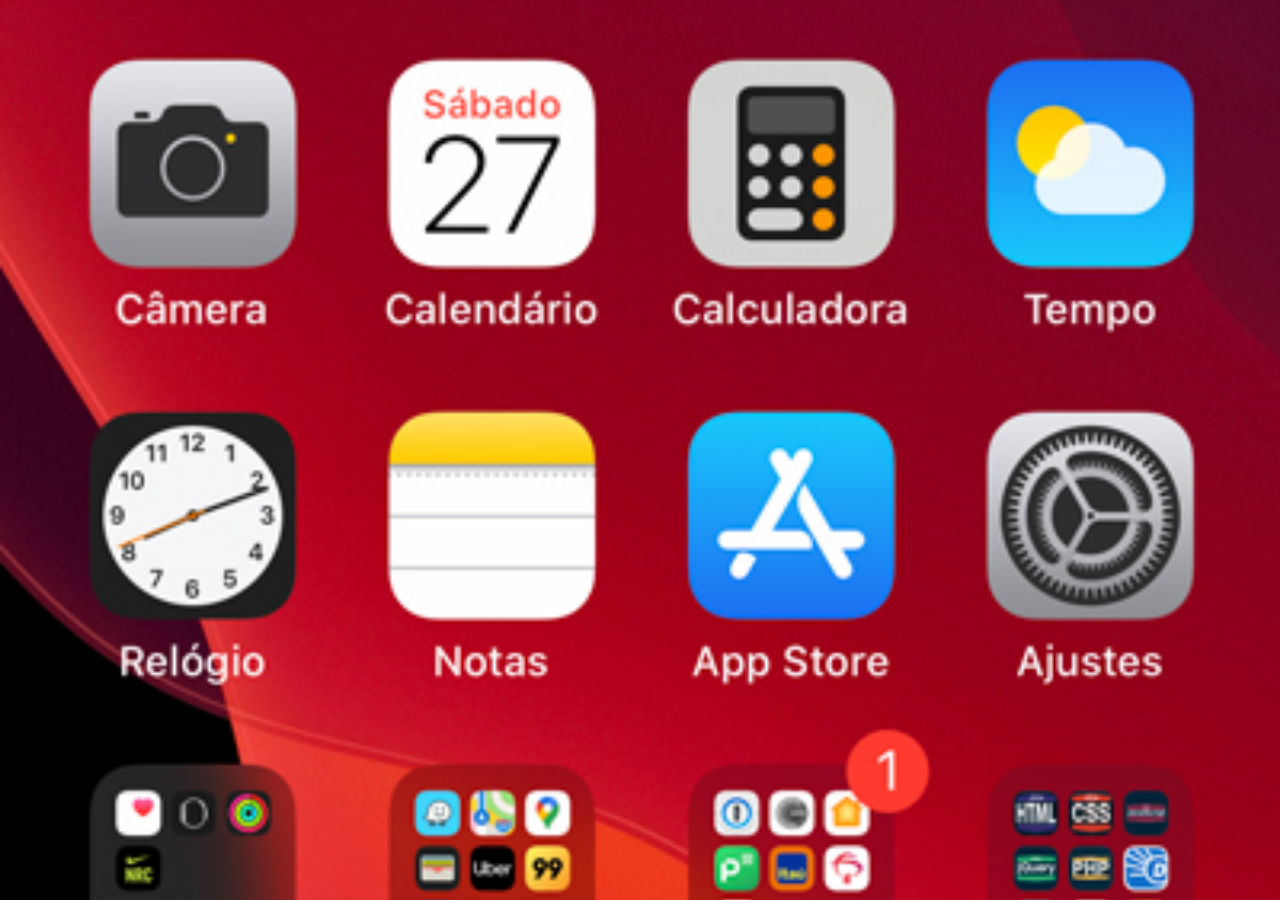
<file: projeto-phone/home.html>
<!DOCTYPE html>
<html lang="en">
<head>
    <meta charset="UTF-8">
    <meta http-equiv="X-UA-Compatible" content="IE=edge">
    <meta name="viewport" content="width=device-width, initial-scale=1.0">
    <title>Home</title>
    <style>
        * {
            margin: 0px;
            padding: 0px;
            box-sizing: border-box;
        }
        body {
            width: 100vw;
            height: 98vh;
            background: url(img/tela-home.jpg) no-repeat top center;
            background-size: cover;
        }
    </style>
</head>

<body>
    
</body>
</html>
</file>
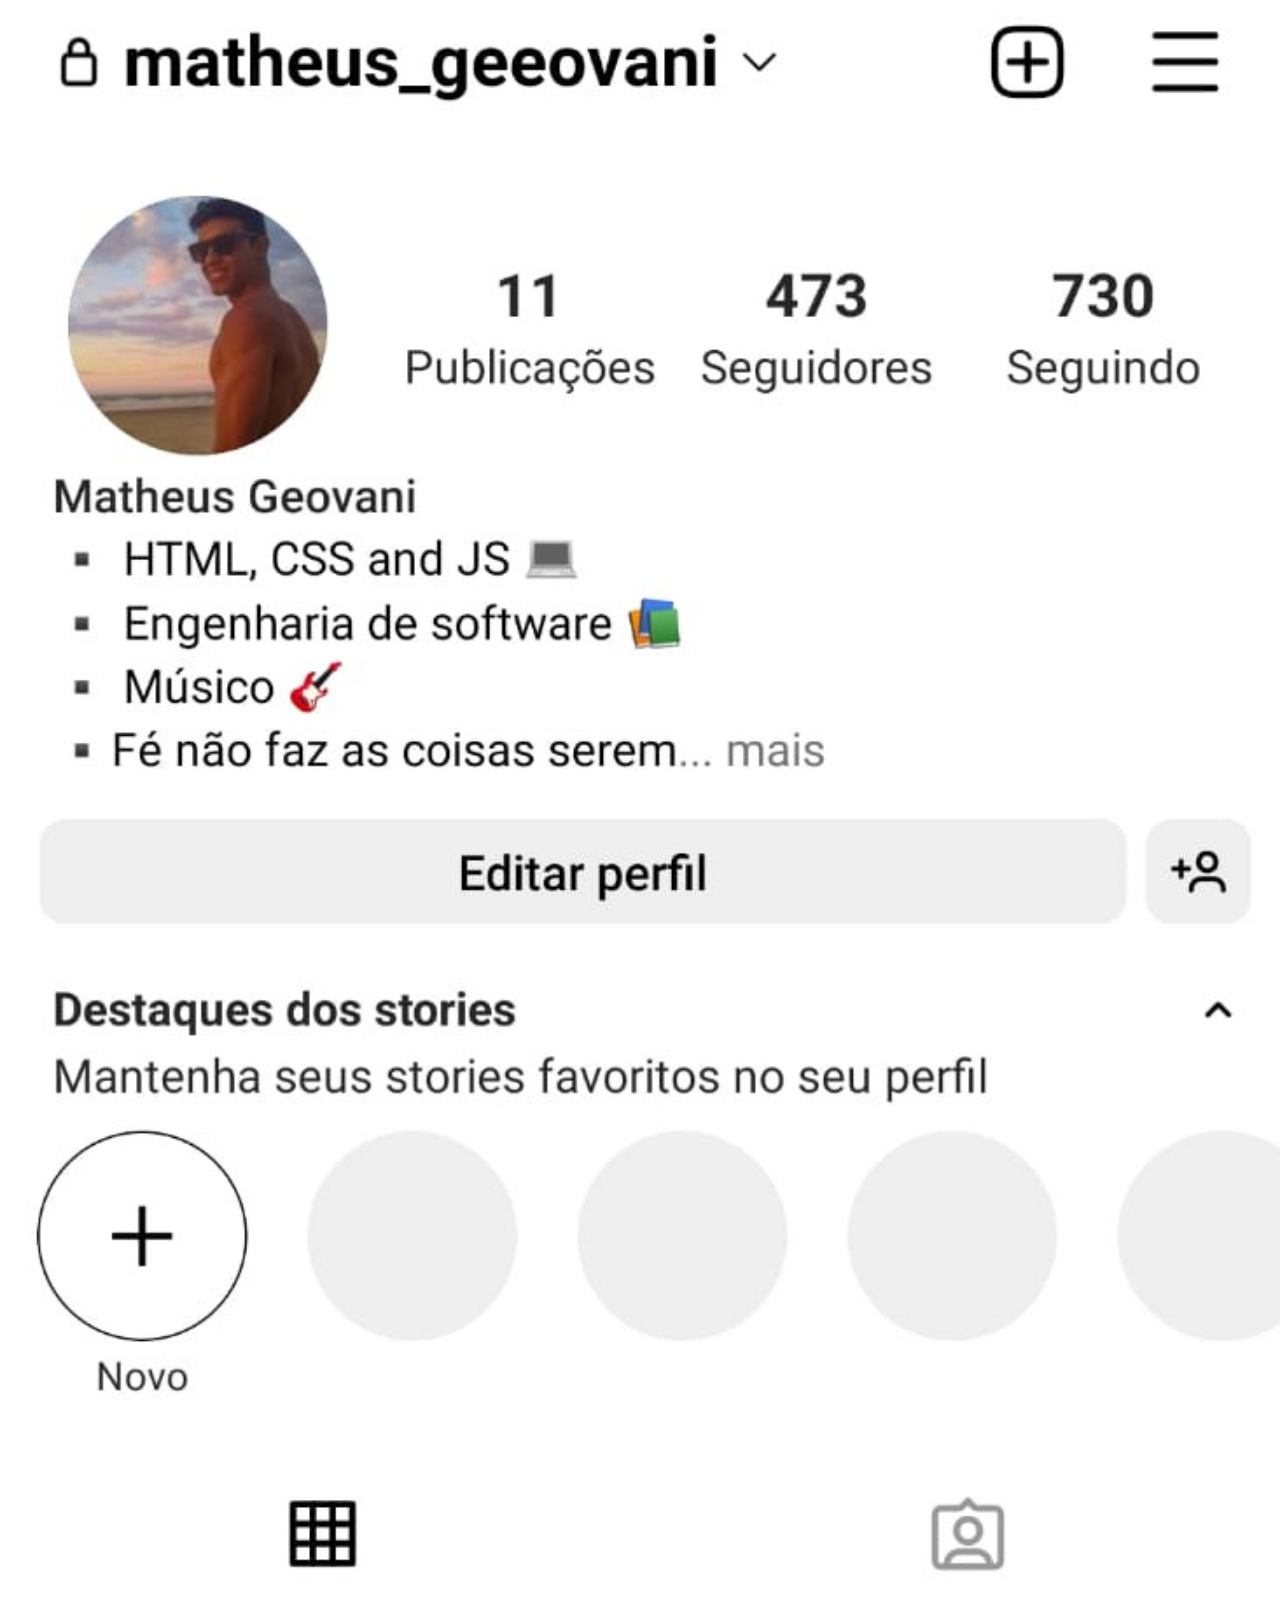
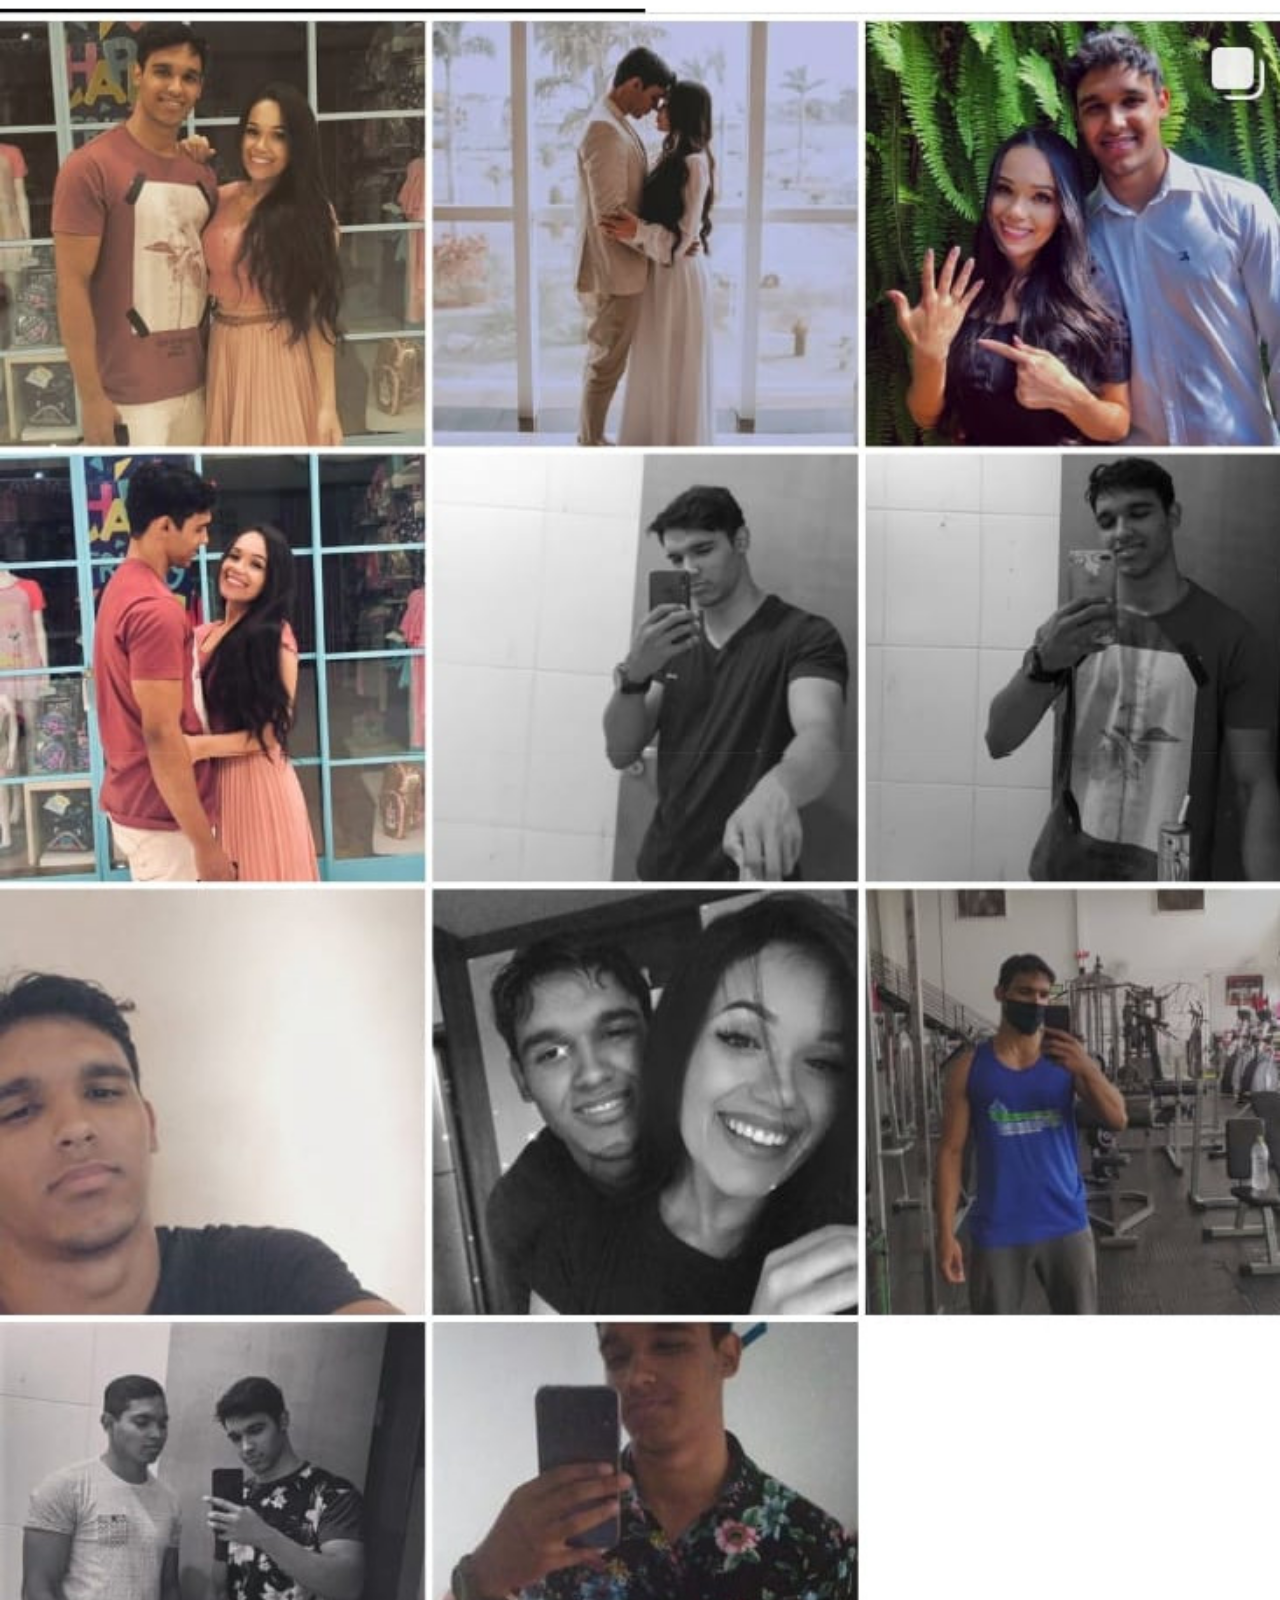
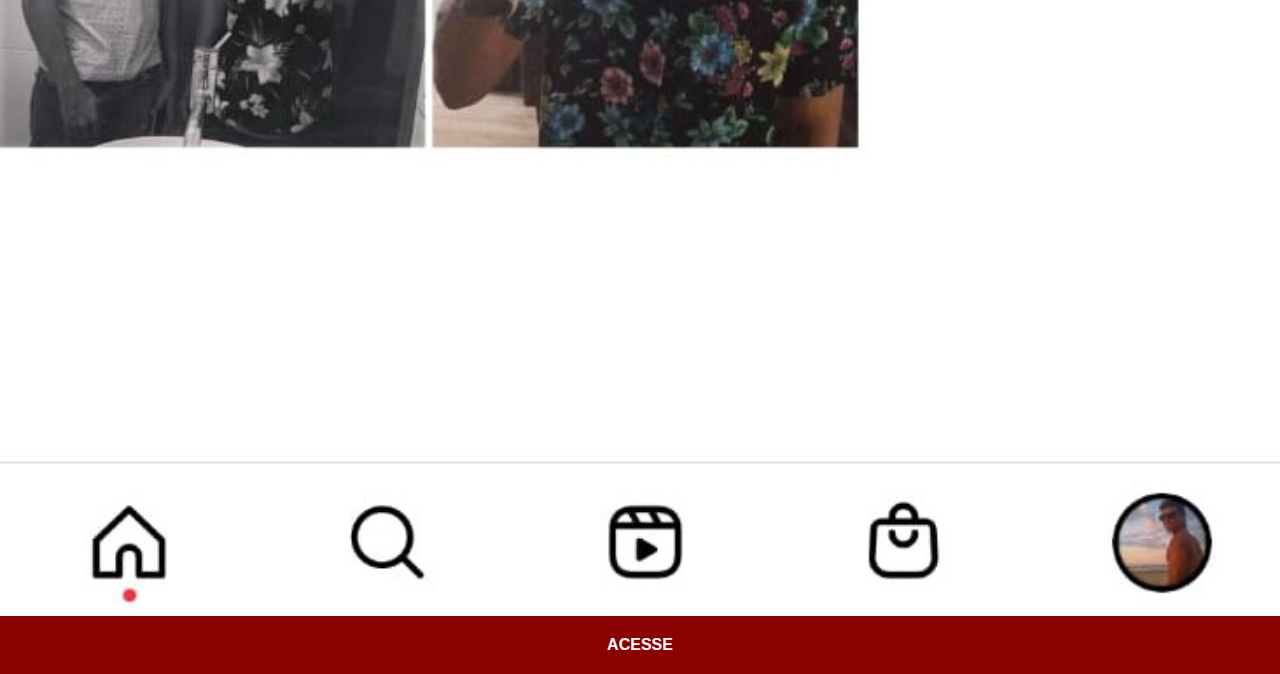
<file: projeto-phone/instagram.html>
<!DOCTYPE html>
<html lang="en">
<head>
    <meta charset="UTF-8">
    <meta http-equiv="X-UA-Compatible" content="IE=edge">
    <meta name="viewport" content="width=device-width, initial-scale=1.0">
    <title>Document</title>
    <style>
        *{
            margin: 0;
            padding: 0;
            box-sizing: border-box;
            font-family: Arial, Helvetica, sans-serif;
        }
        ::-webkit-scrollbar {
            width: 0px;
            height: 0px;
        }
        img {
           width: 100vw;
        }
        a {
            display: block;
            background-color: darkred;
            color: #fff;
            padding: 20px;
            text-align: center;
            font-weight: bolder;
            text-decoration: none;
        }
    </style>
</head>
<body>
    <img src="img/tela-instagram.jpg" alt="">
    <a href="https://www.instagram.com/matheus_geeovani/" target="_blank">ACESSE</a>
</body>
</html>
</file>
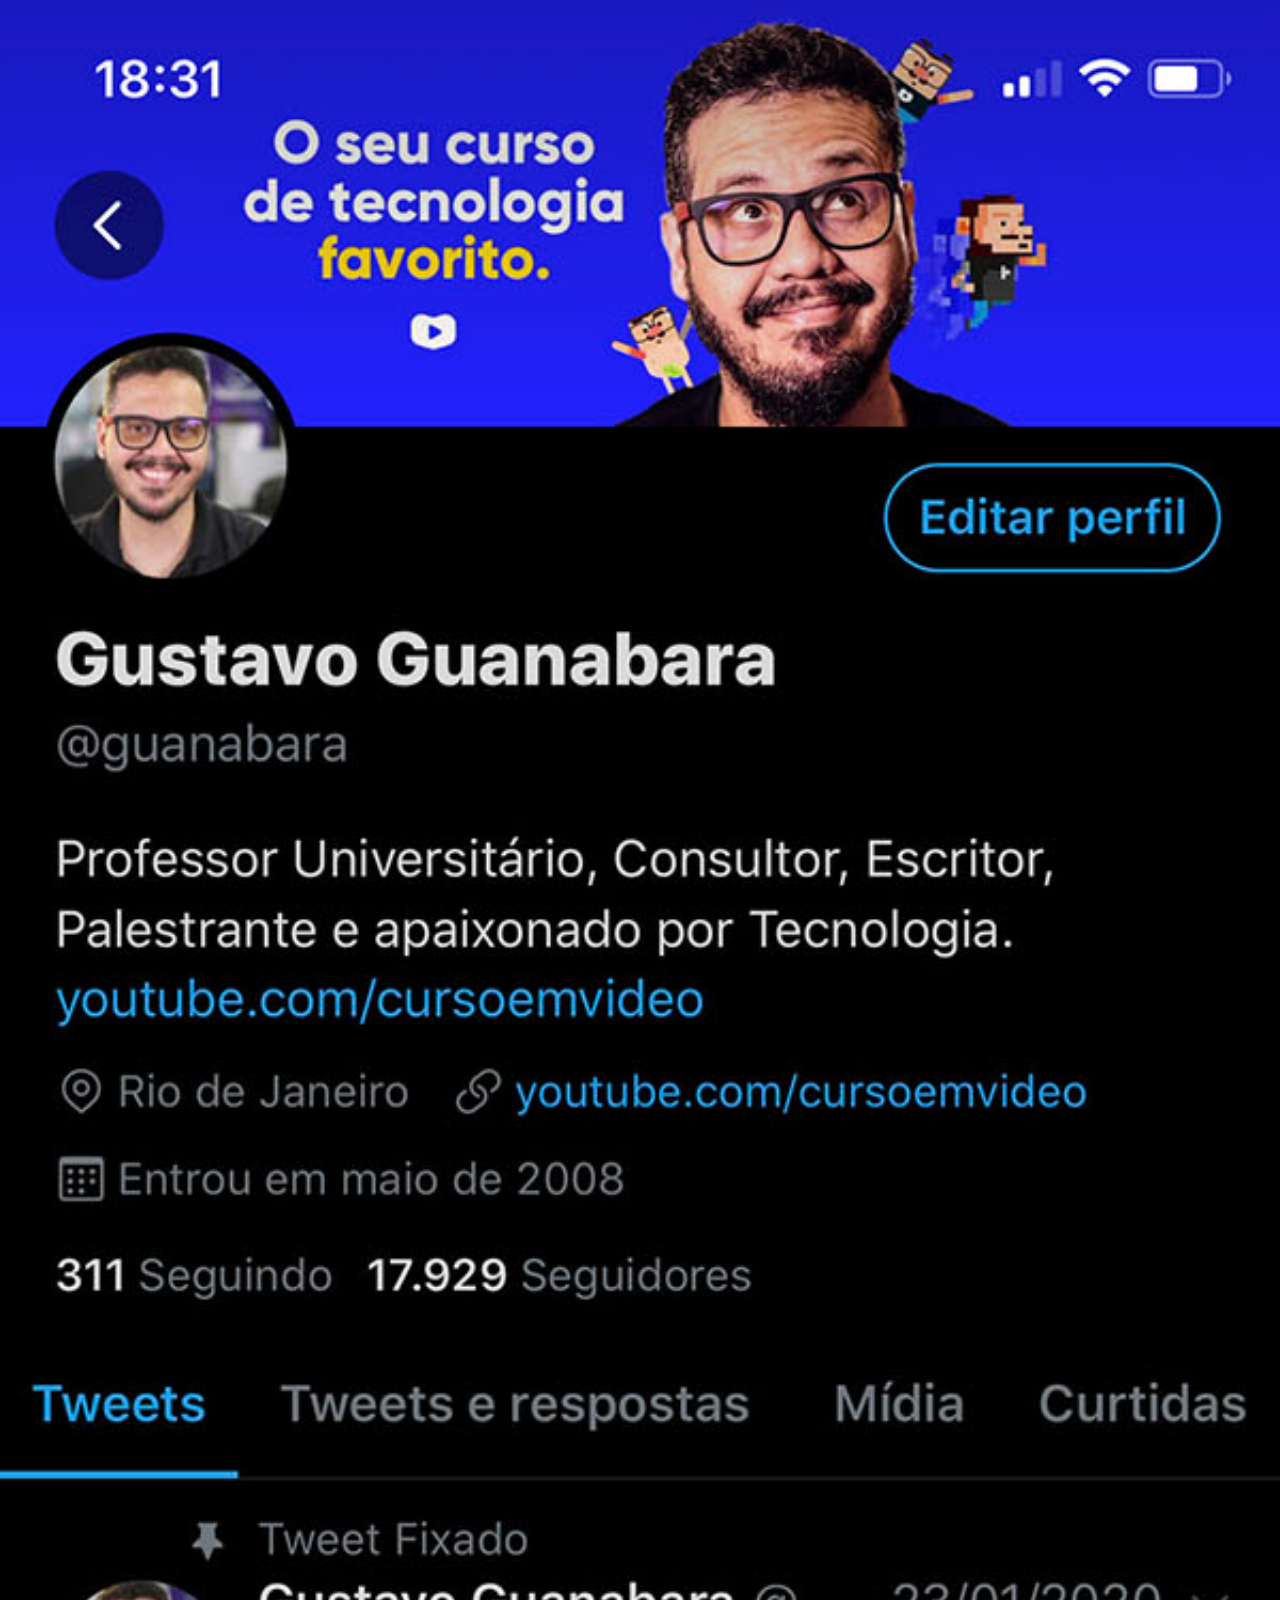
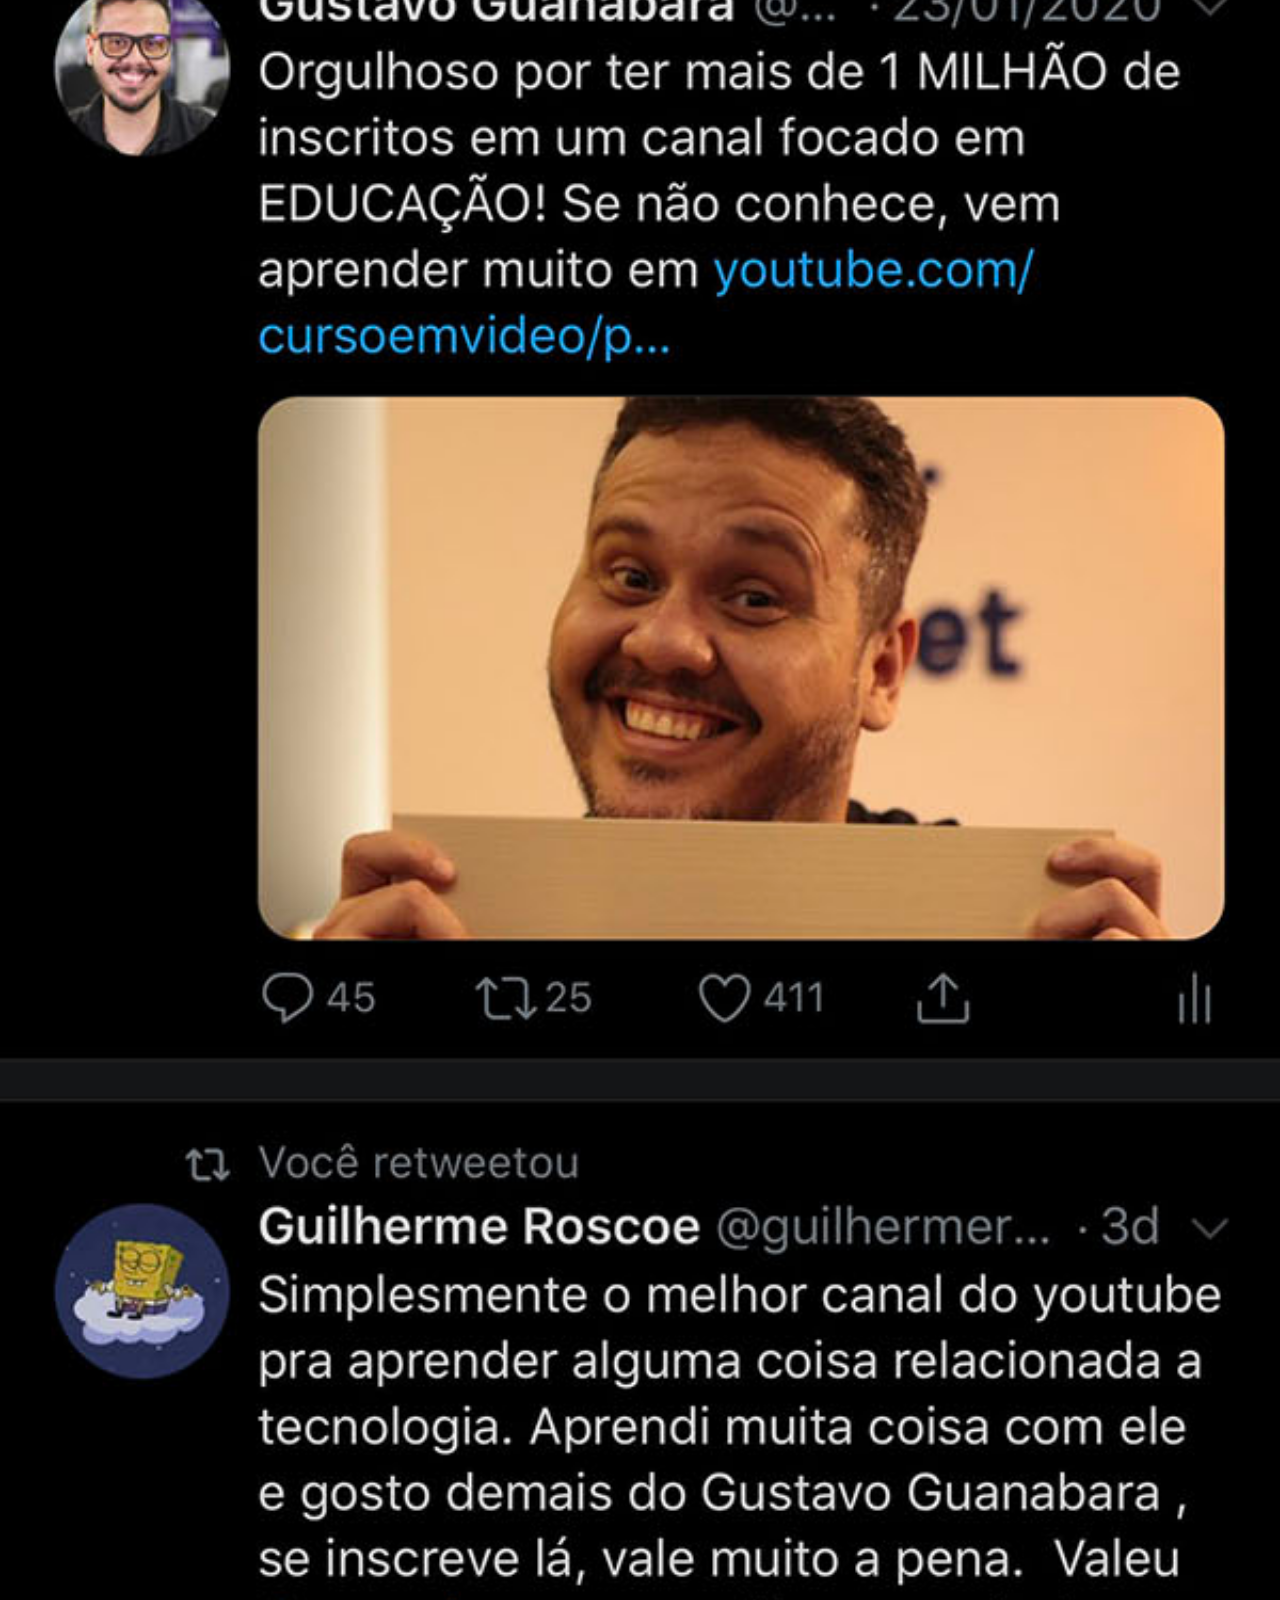
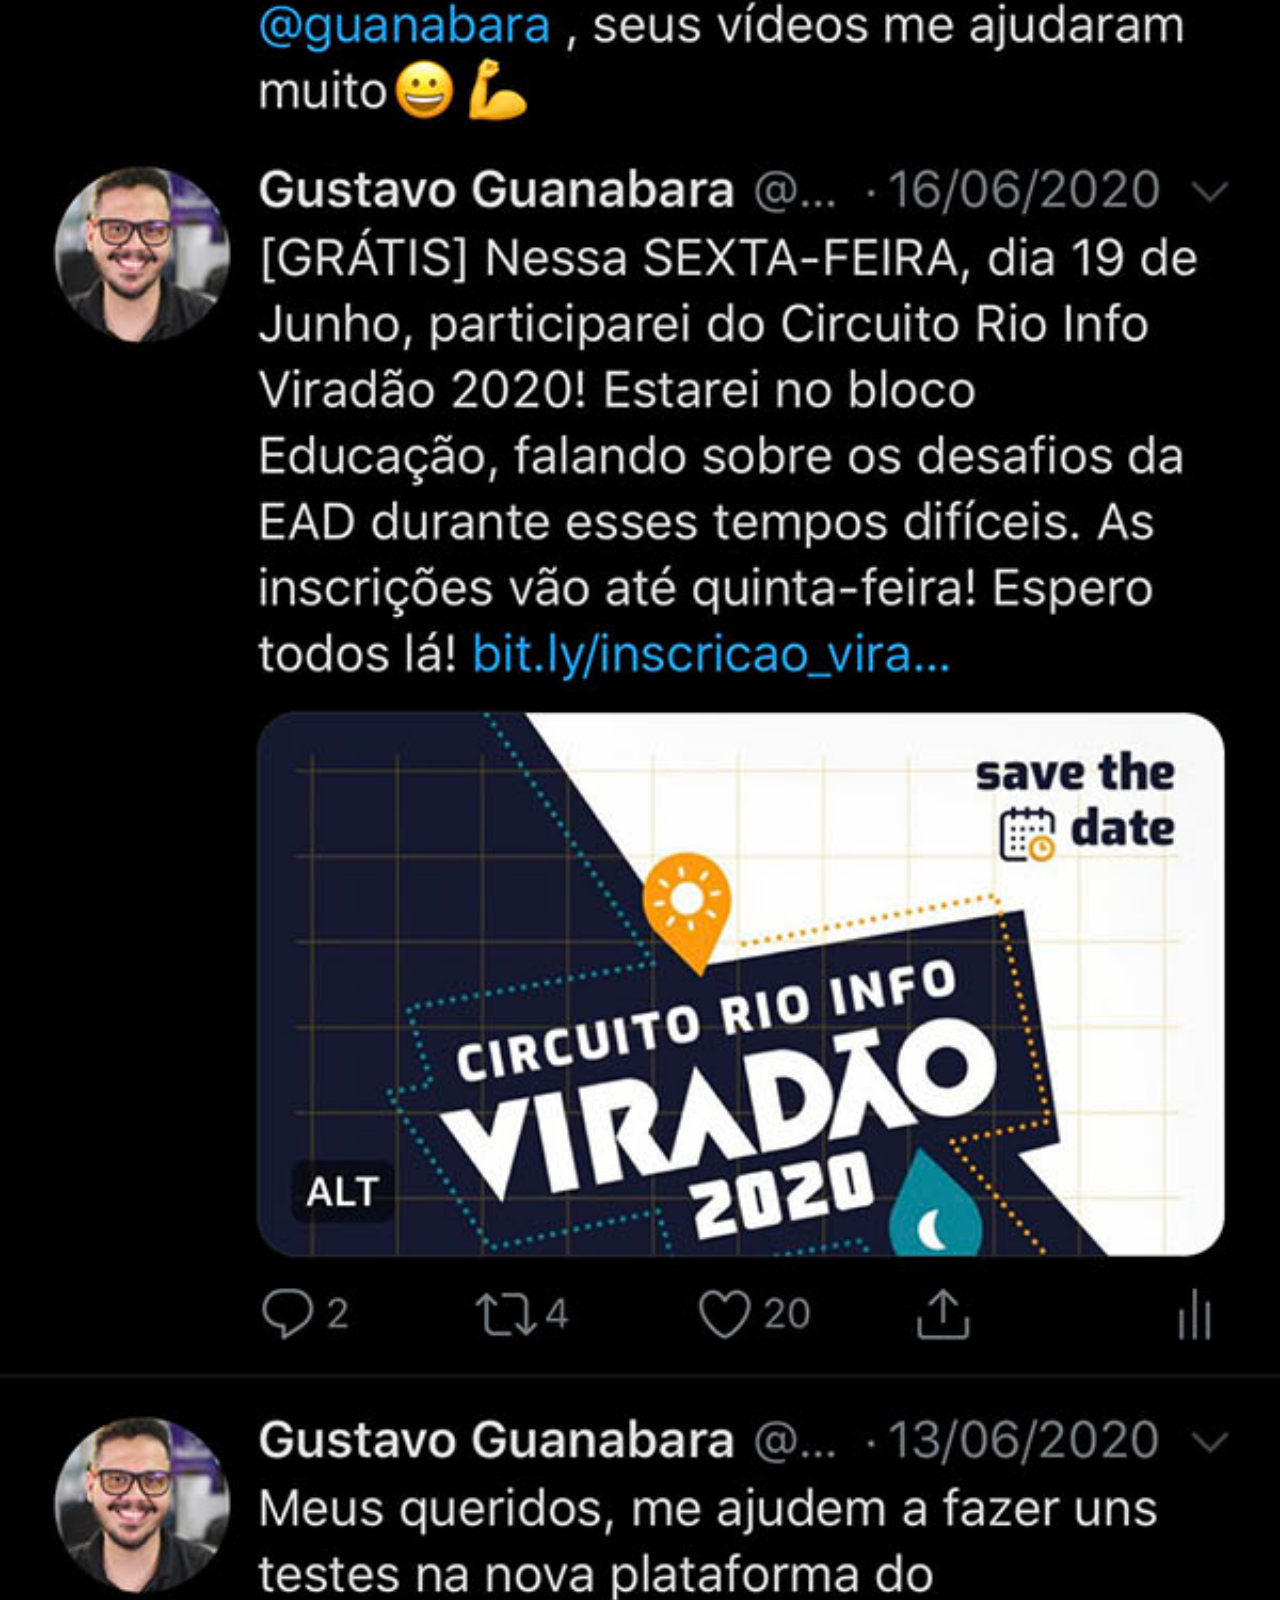
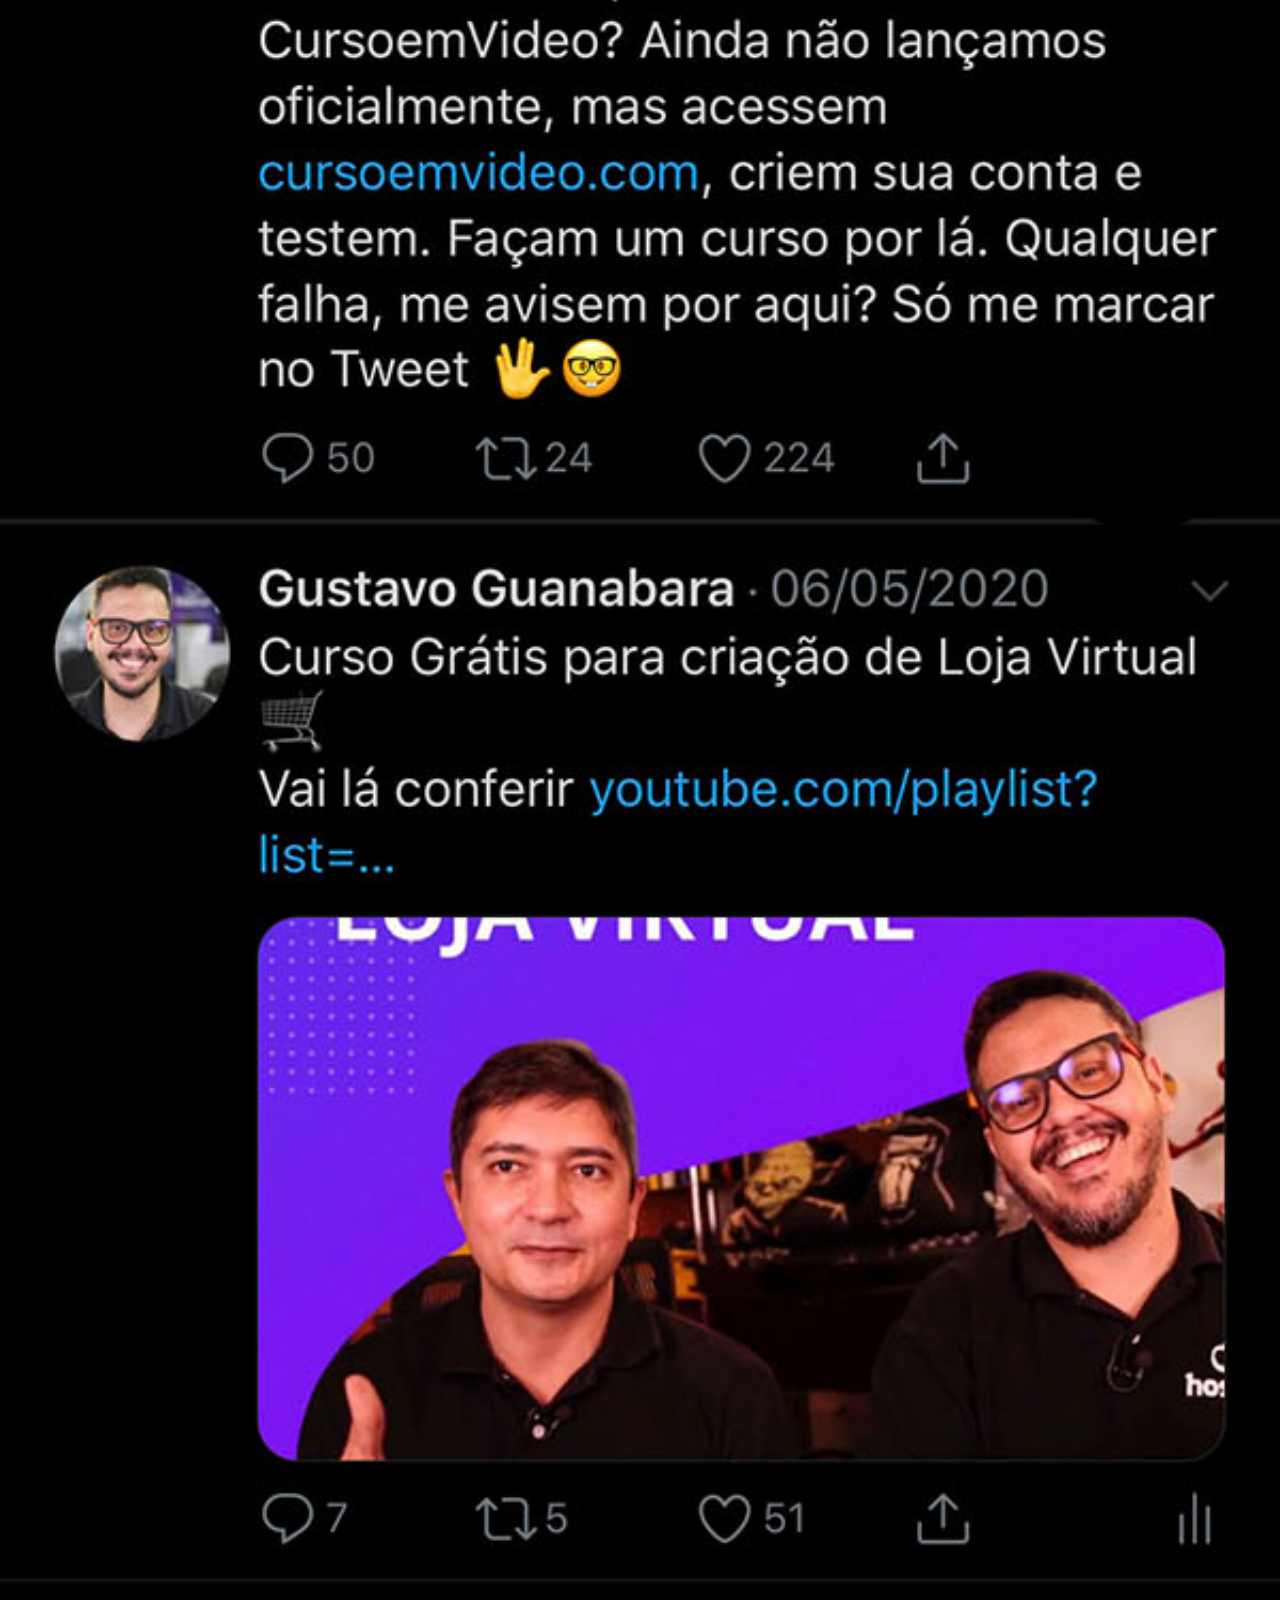
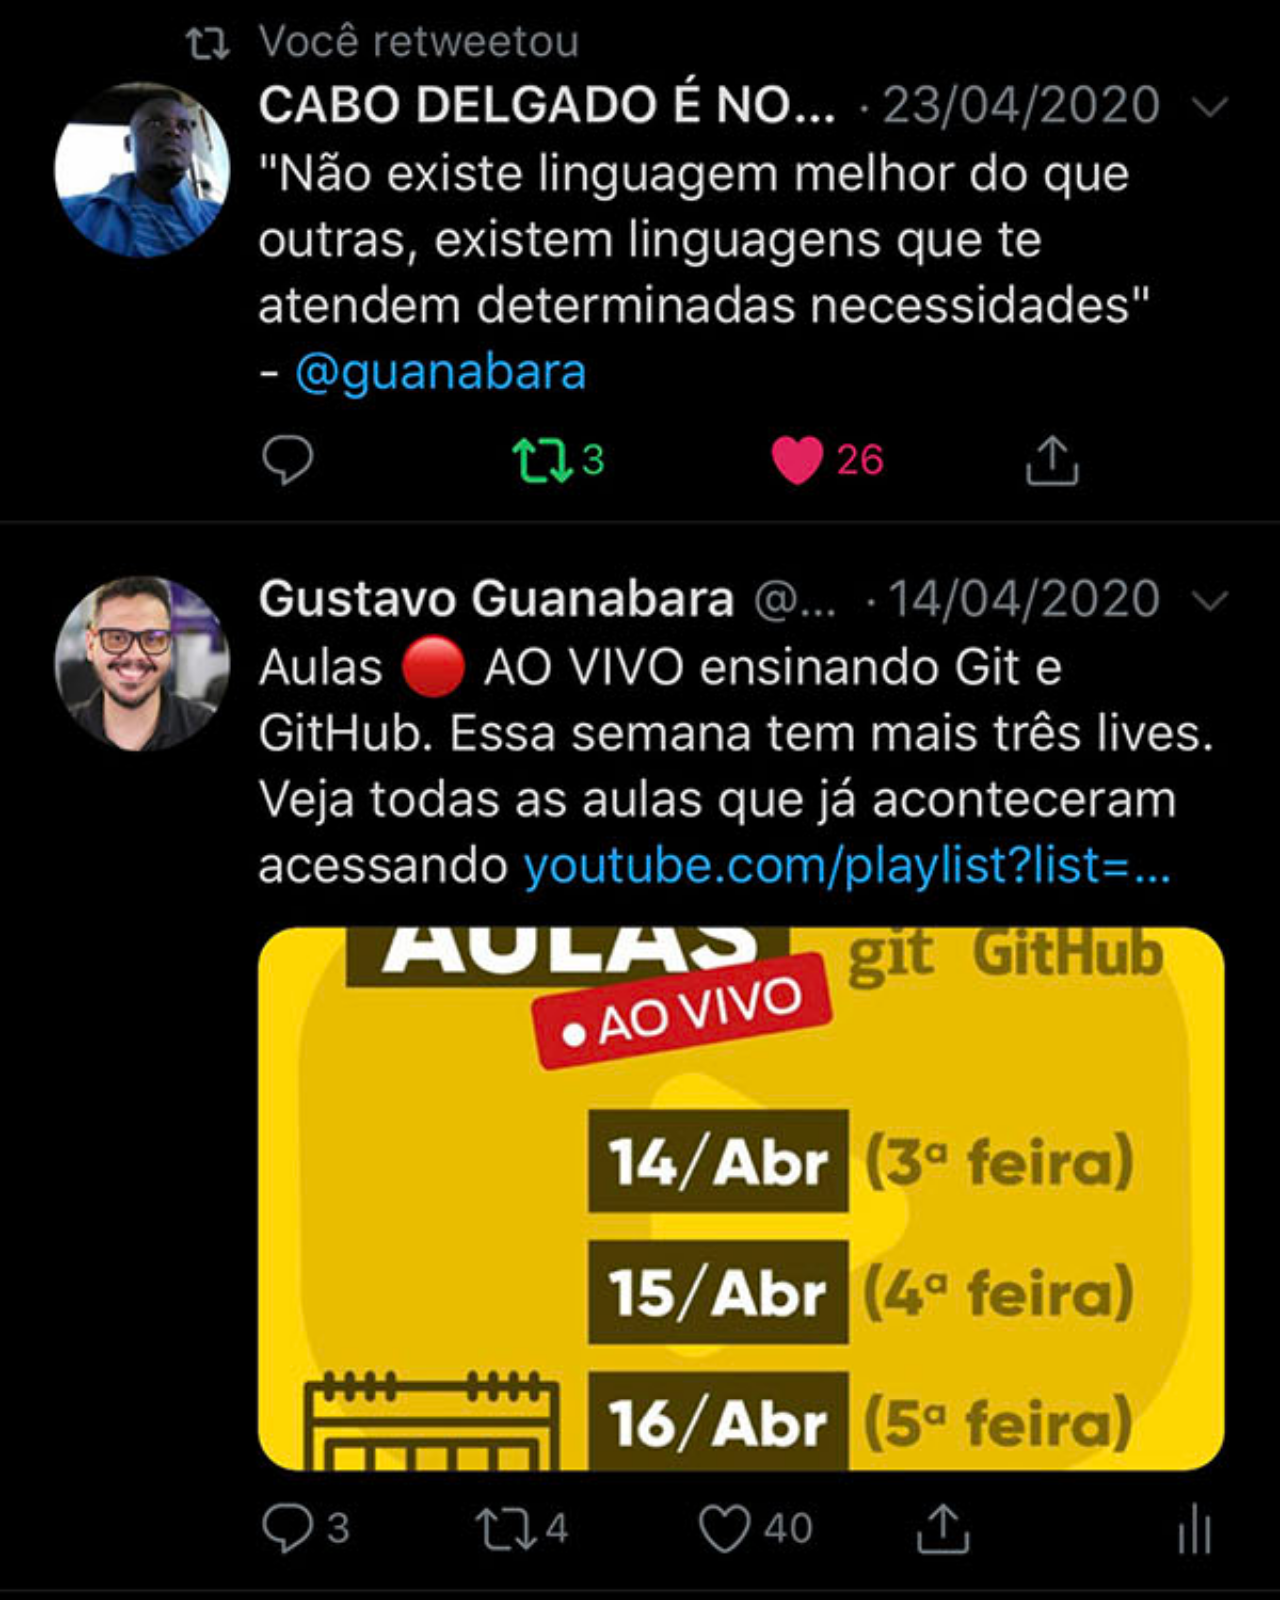
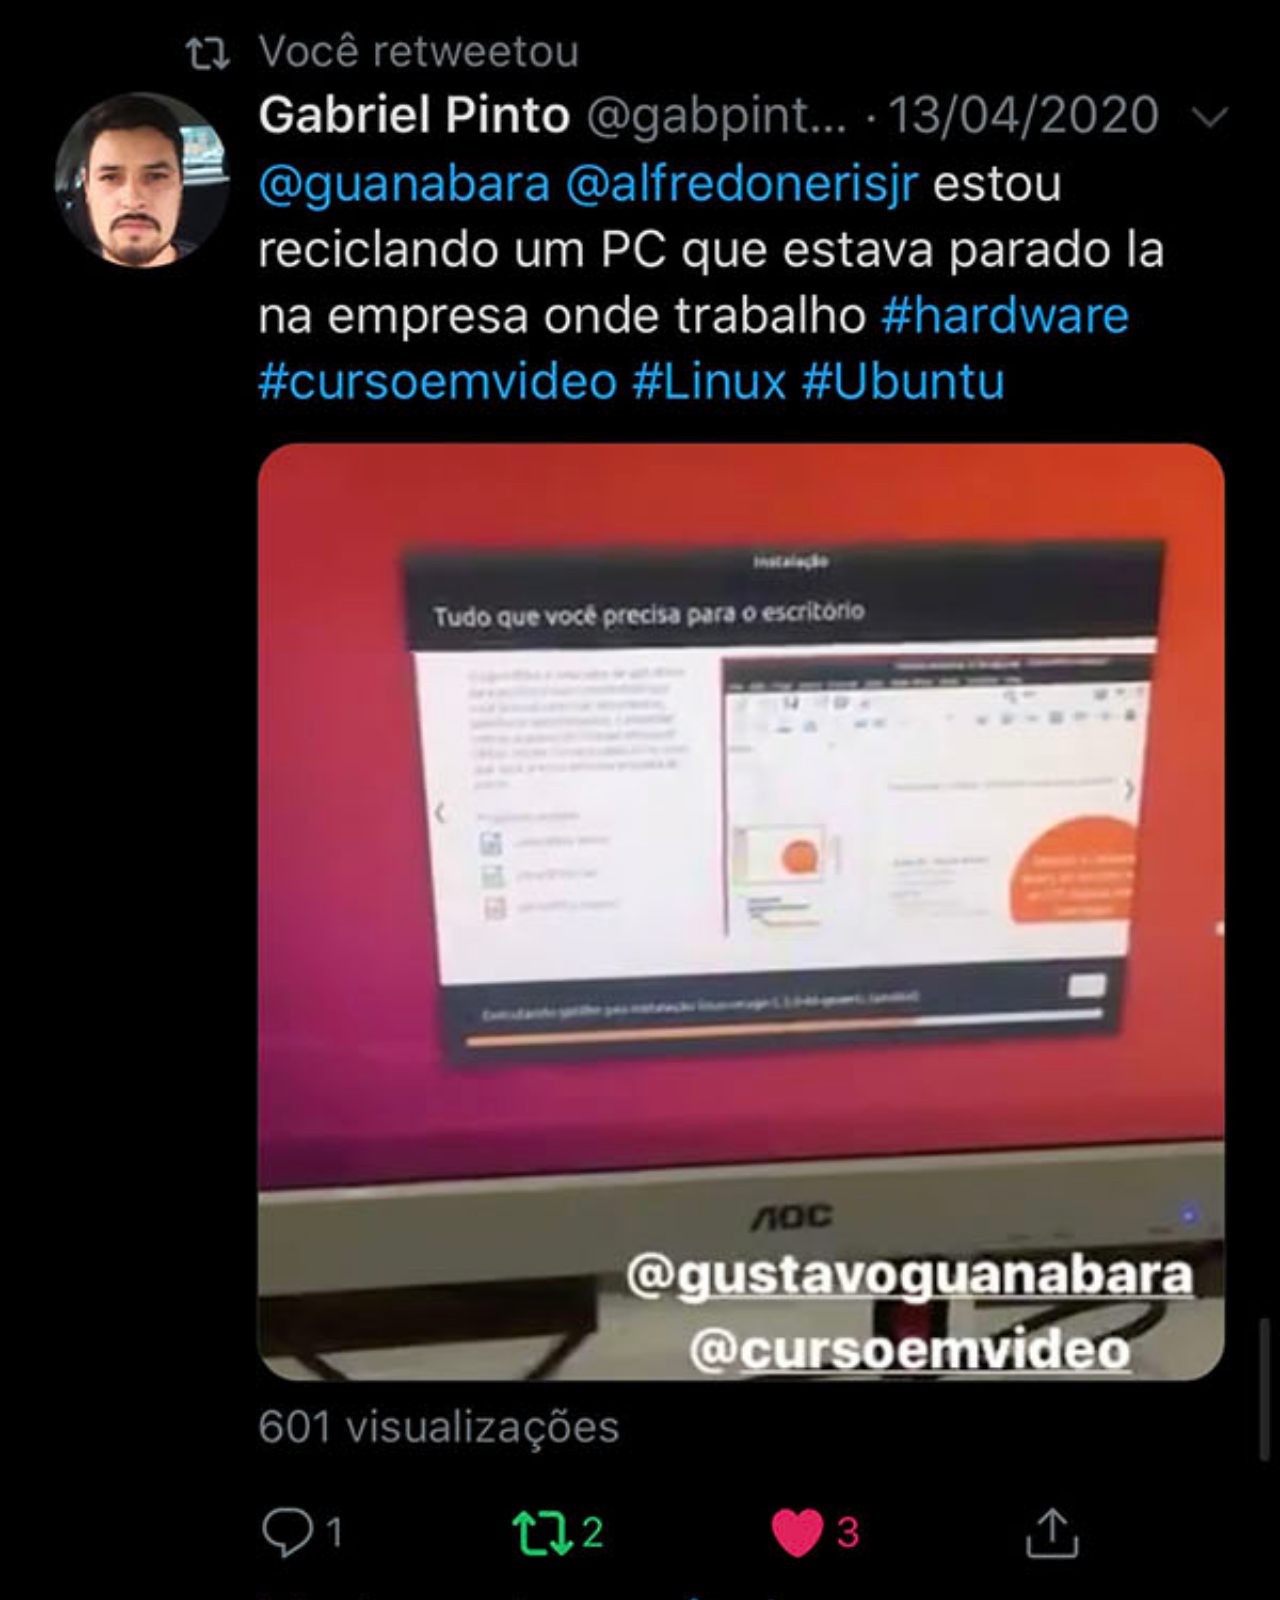
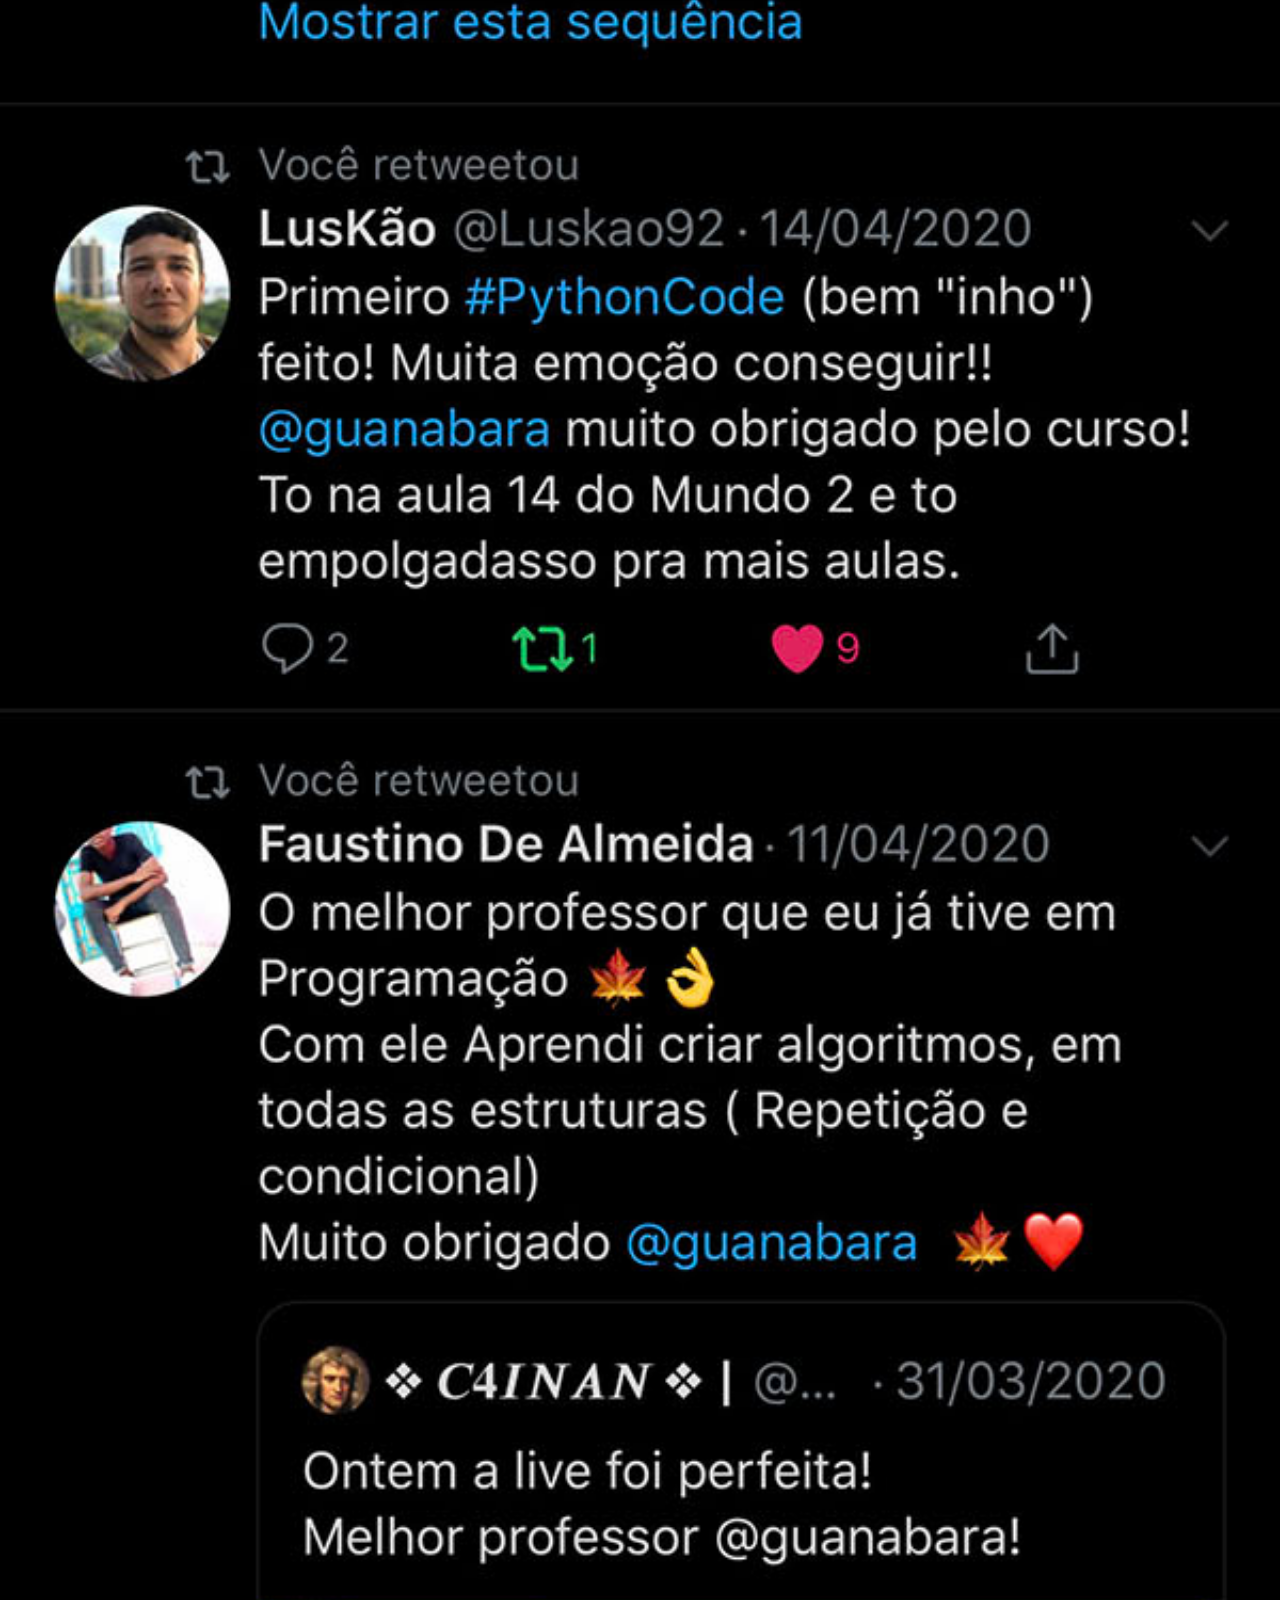
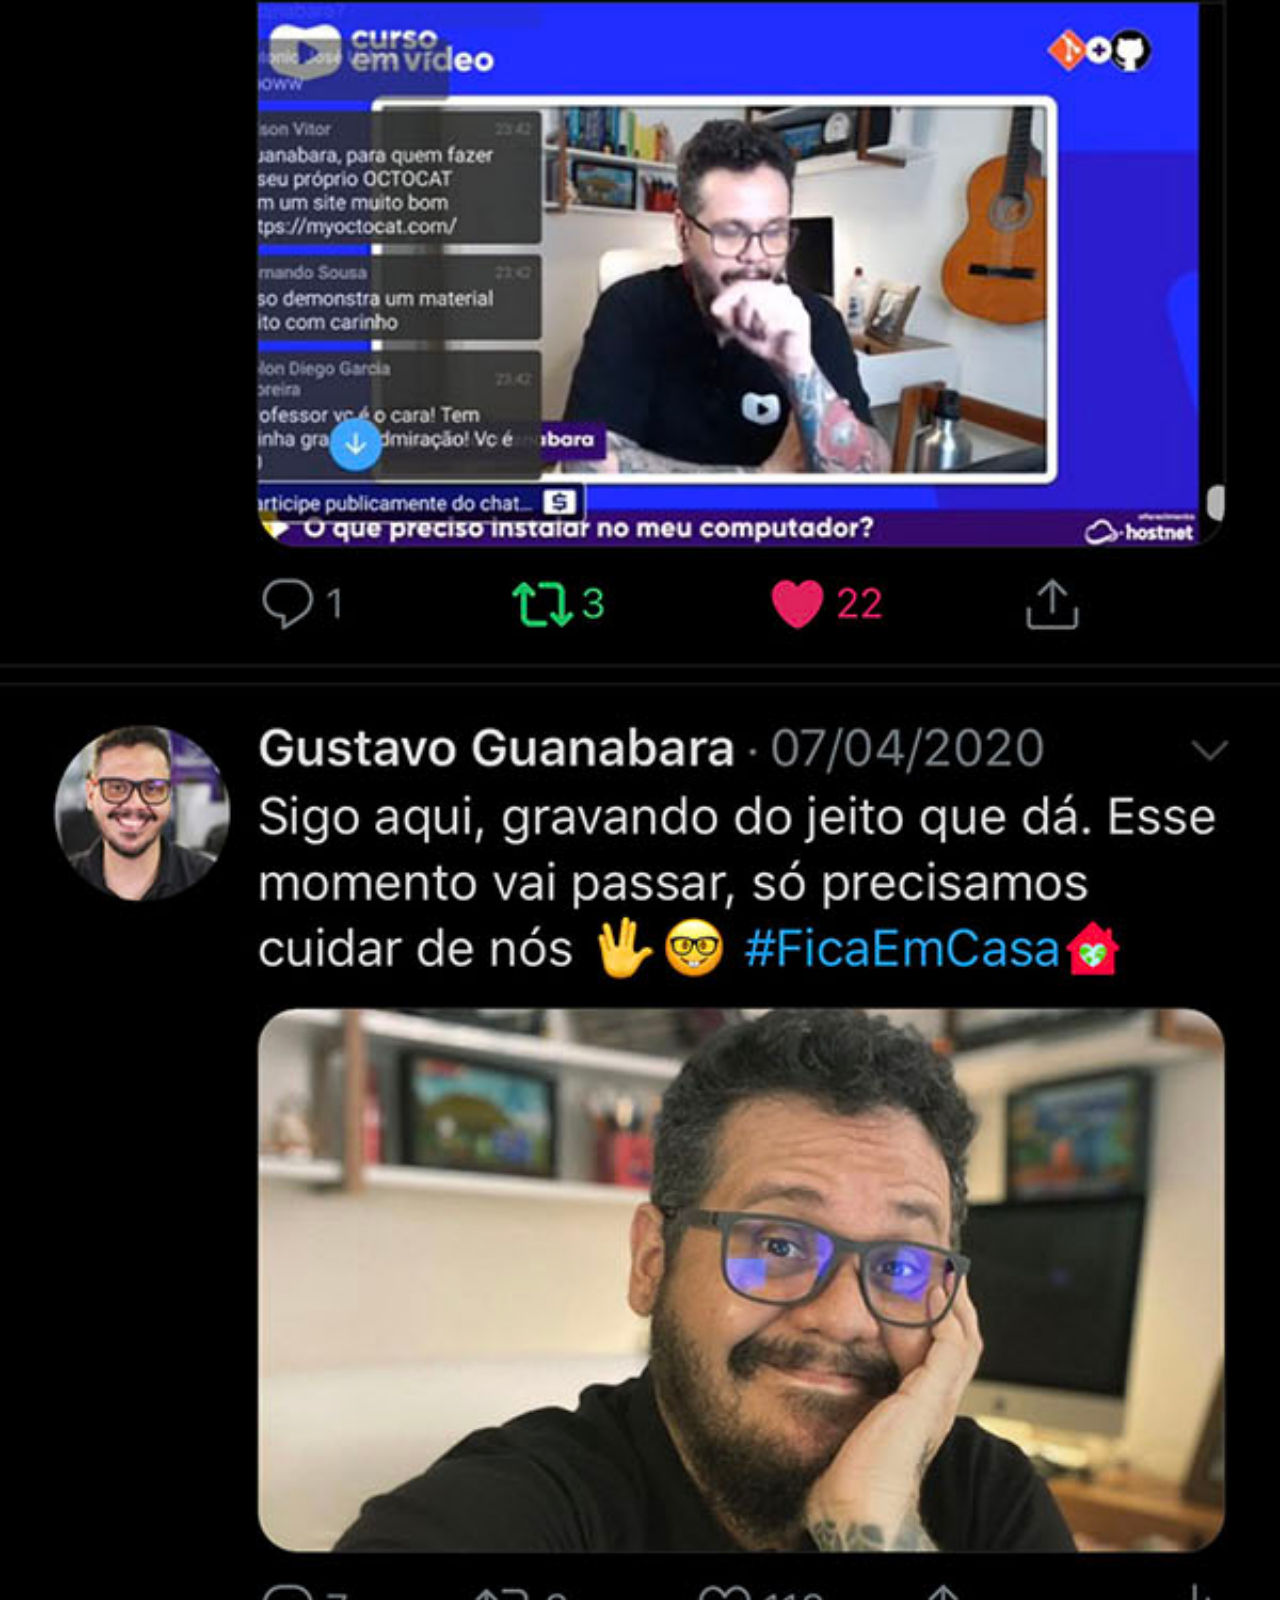
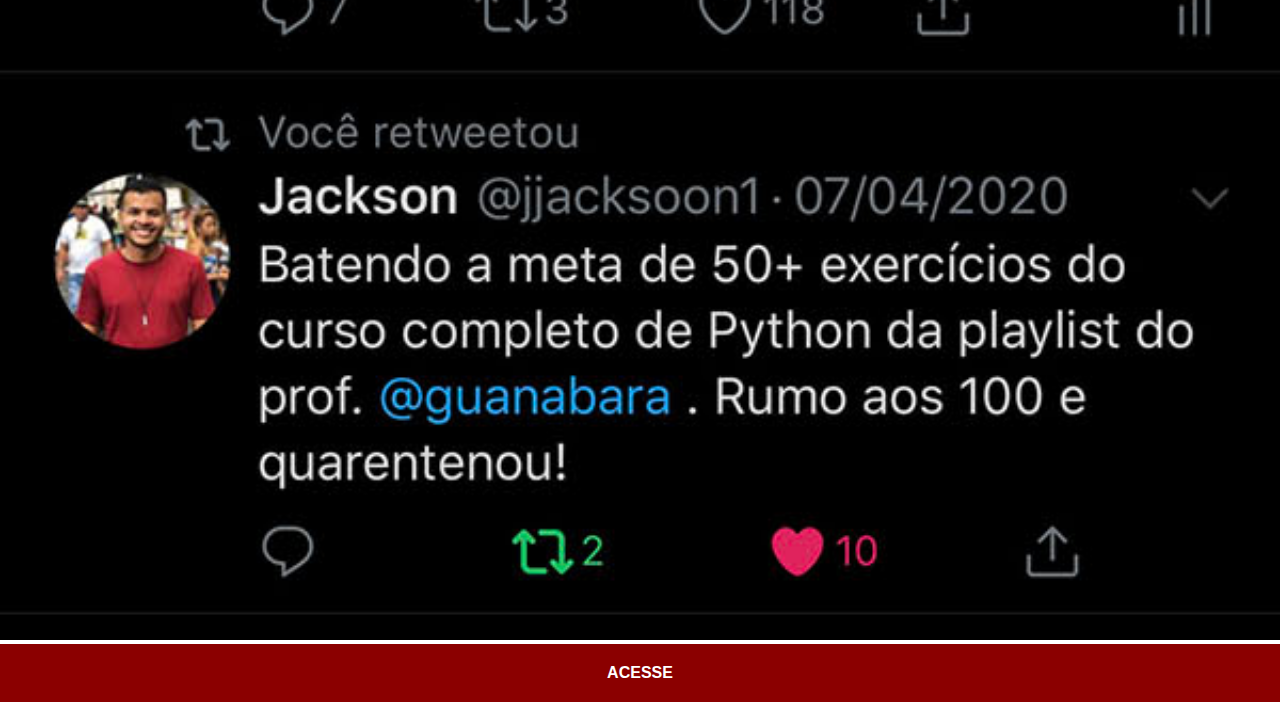
<file: projeto-phone/twitter.html>
<!DOCTYPE html>
<html lang="en">
<head>
    <meta charset="UTF-8">
    <meta http-equiv="X-UA-Compatible" content="IE=edge">
    <meta name="viewport" content="width=device-width, initial-scale=1.0">
    <title>Document</title>
    <style>
        *{
            margin: 0;
            padding: 0;
            box-sizing: border-box;
            font-family: Arial, Helvetica, sans-serif;
        }
        ::-webkit-scrollbar {
            width: 0px;
            height: 0px;
        }
        img {
           width: 100vw;
        }
        a {
            display: block;
            background-color: darkred;
            color: #fff;
            padding: 20px;
            text-align: center;
            font-weight: bolder;
            text-decoration: none;
        }
    </style>
</head>
<body>
    <img src="img/tela-twitter.jpg" alt="">
    <a href="https://www.youtube.com/@CursoemVideo" target="_blank">ACESSE</a>
</body>
</html>
</file>
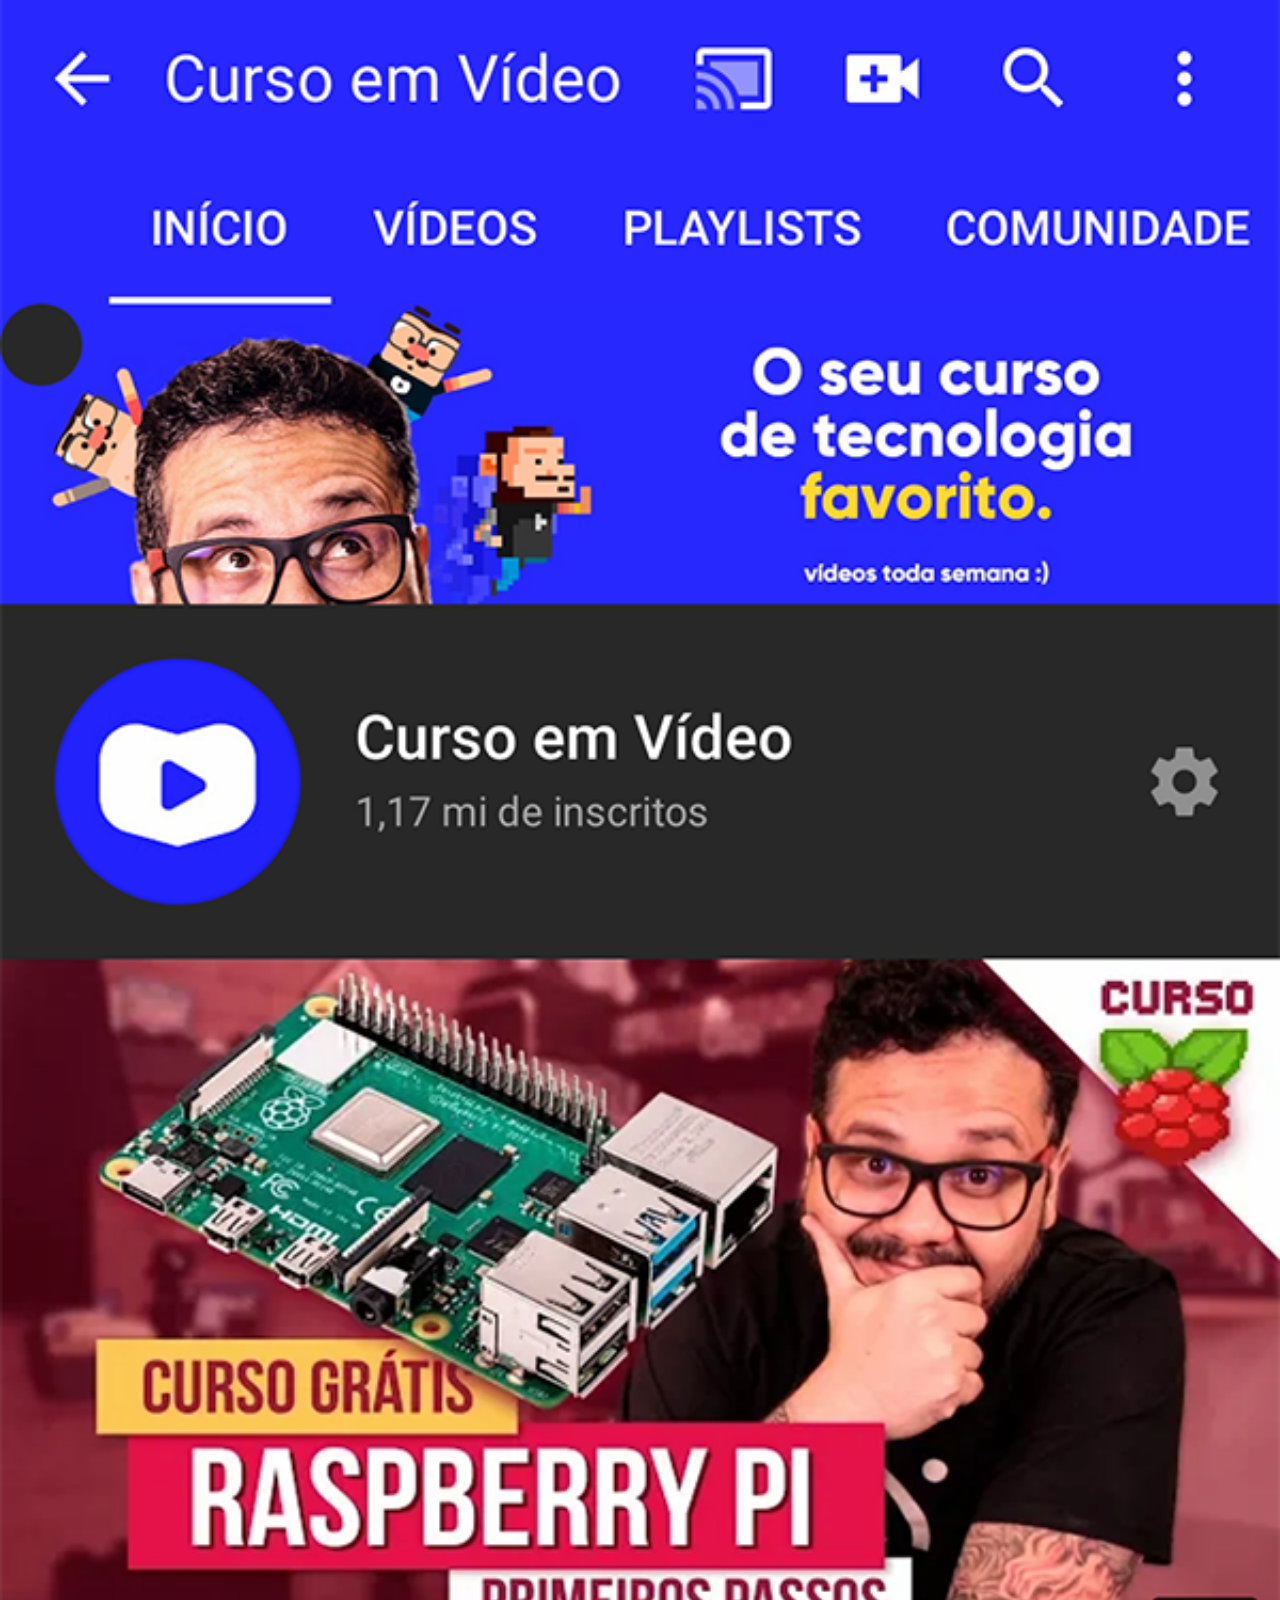
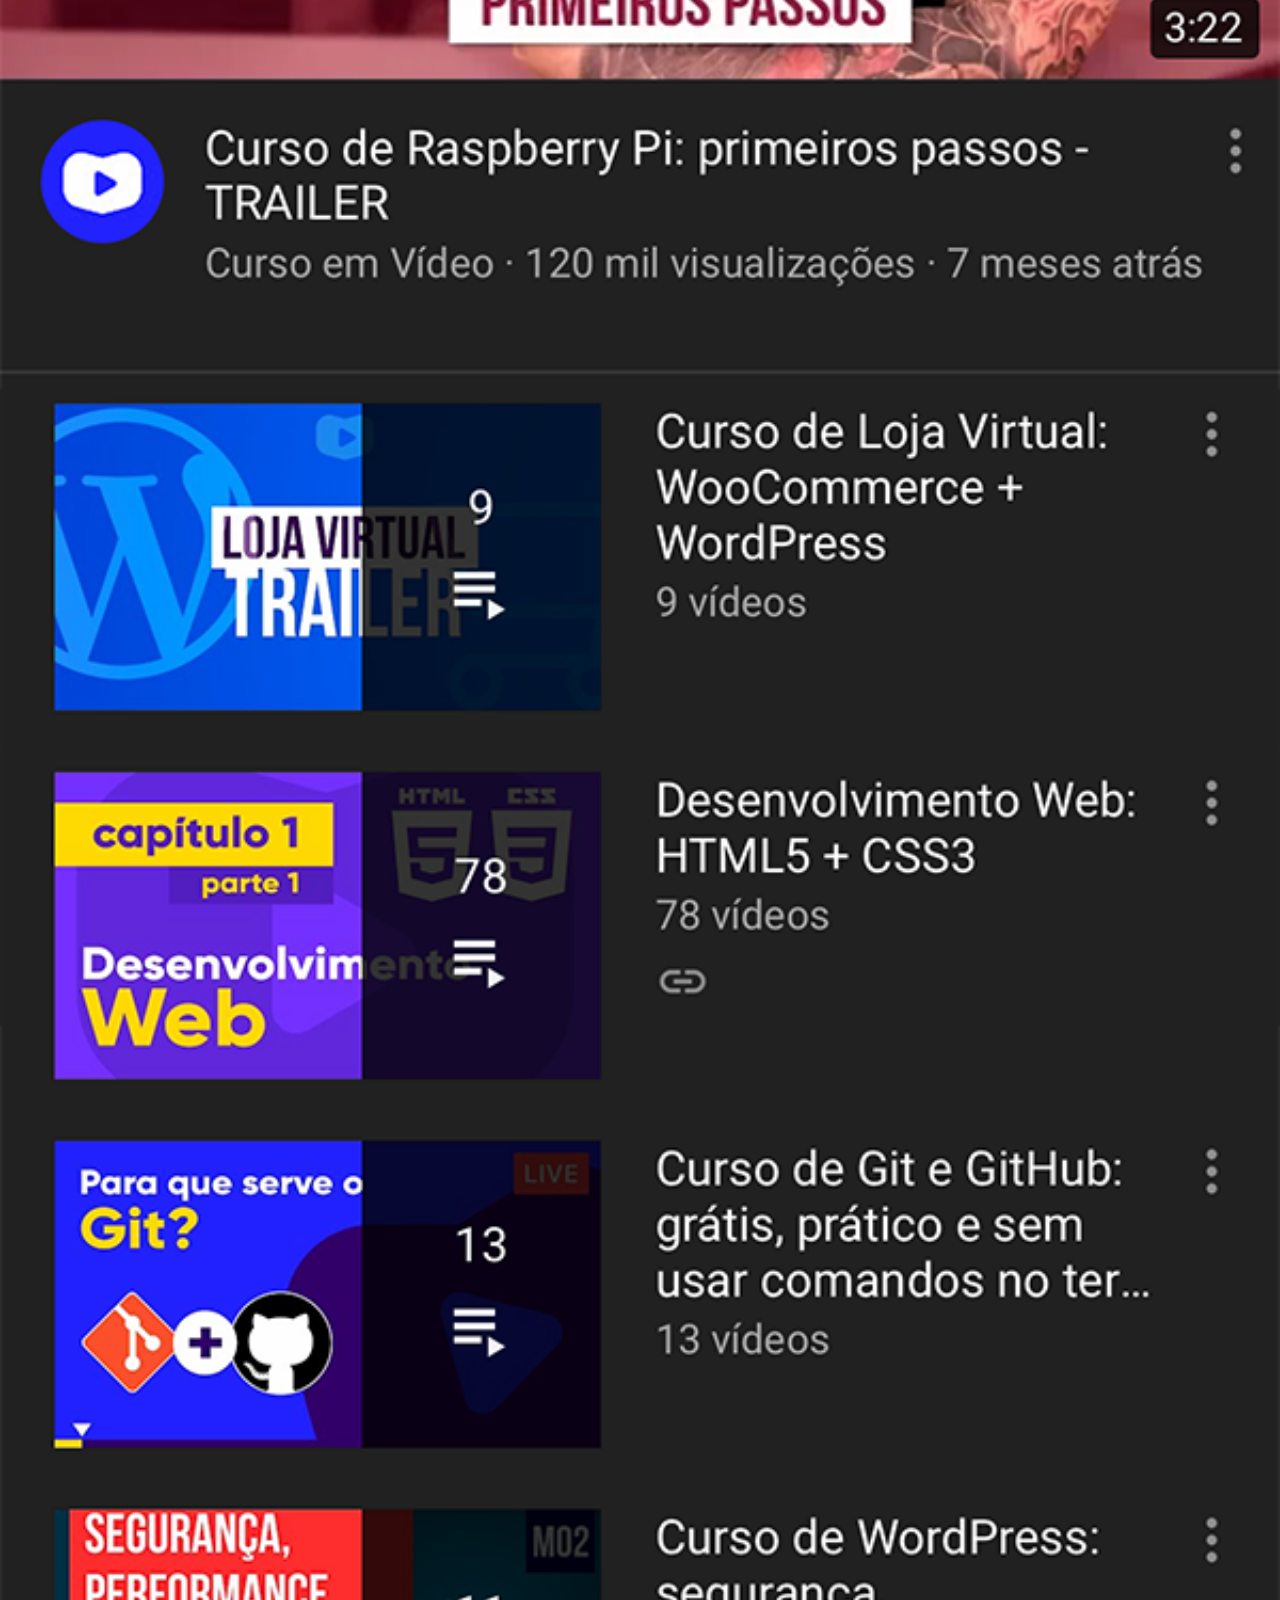
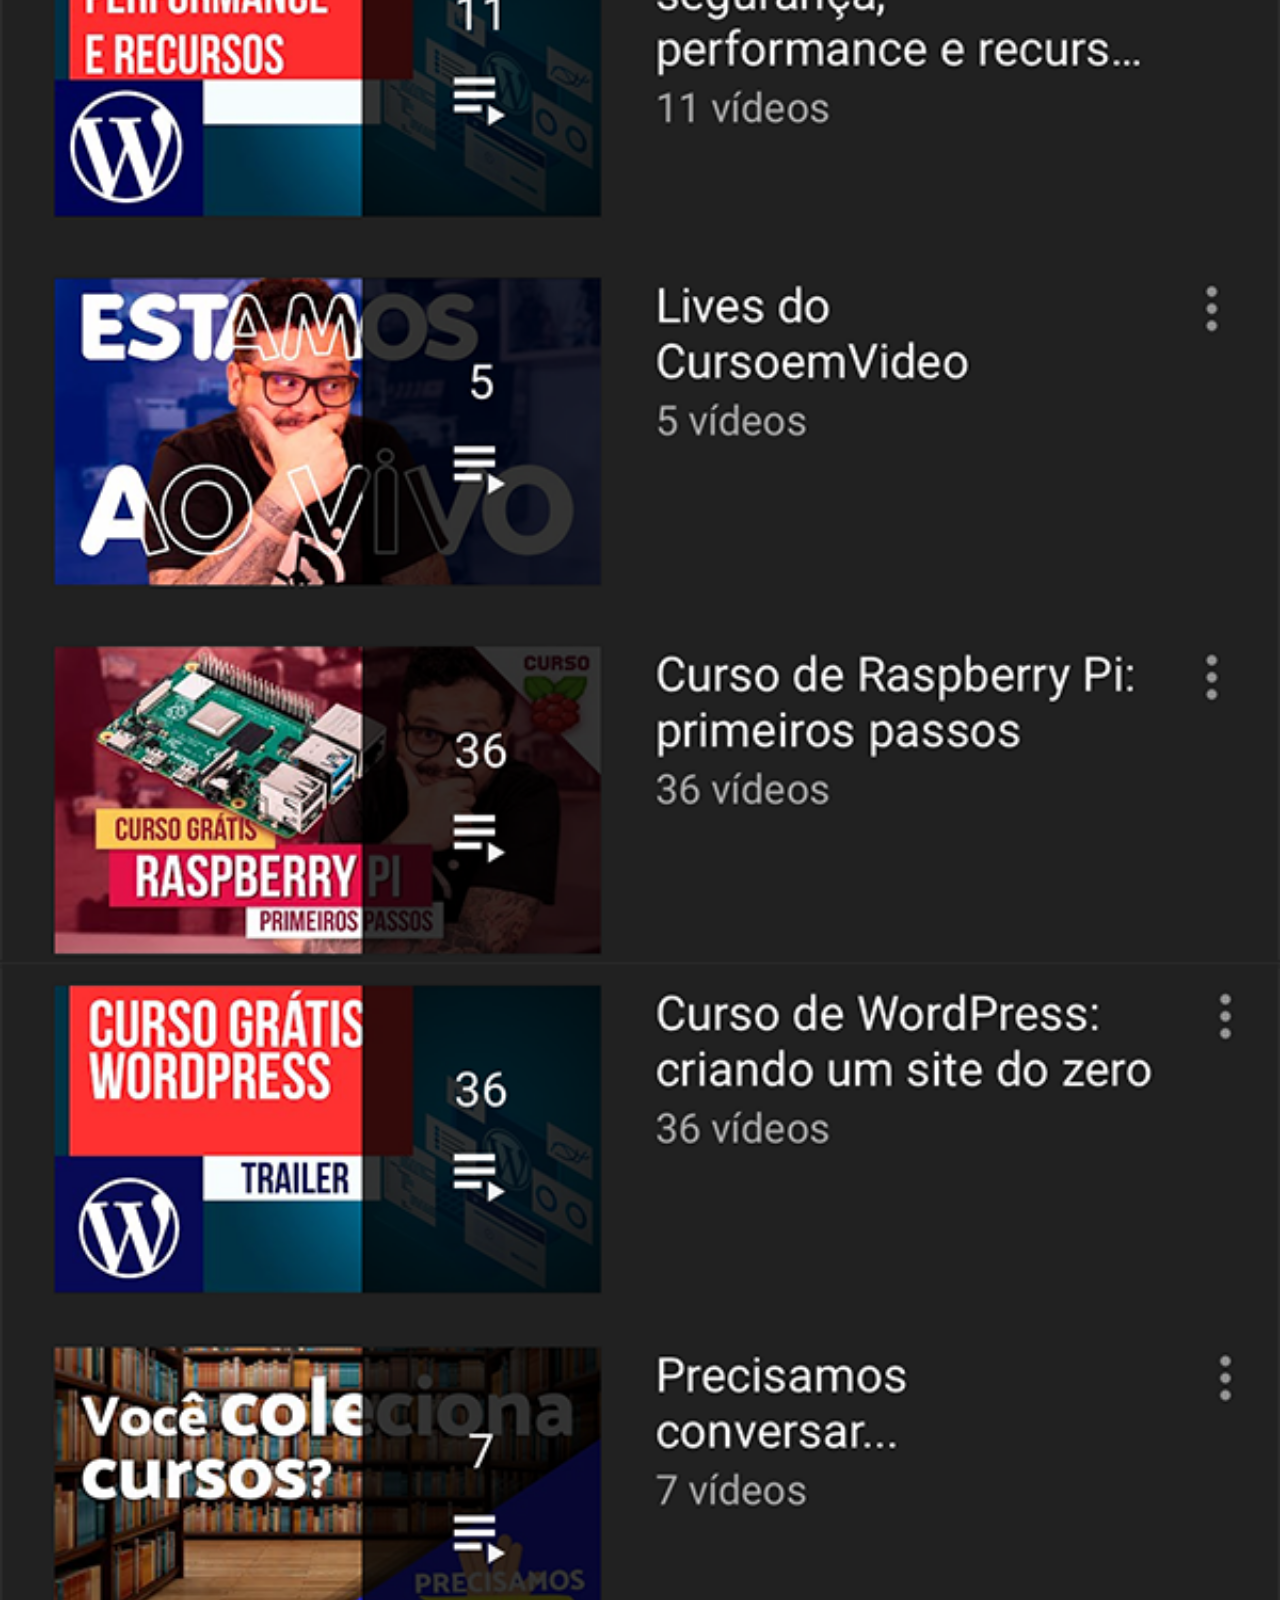
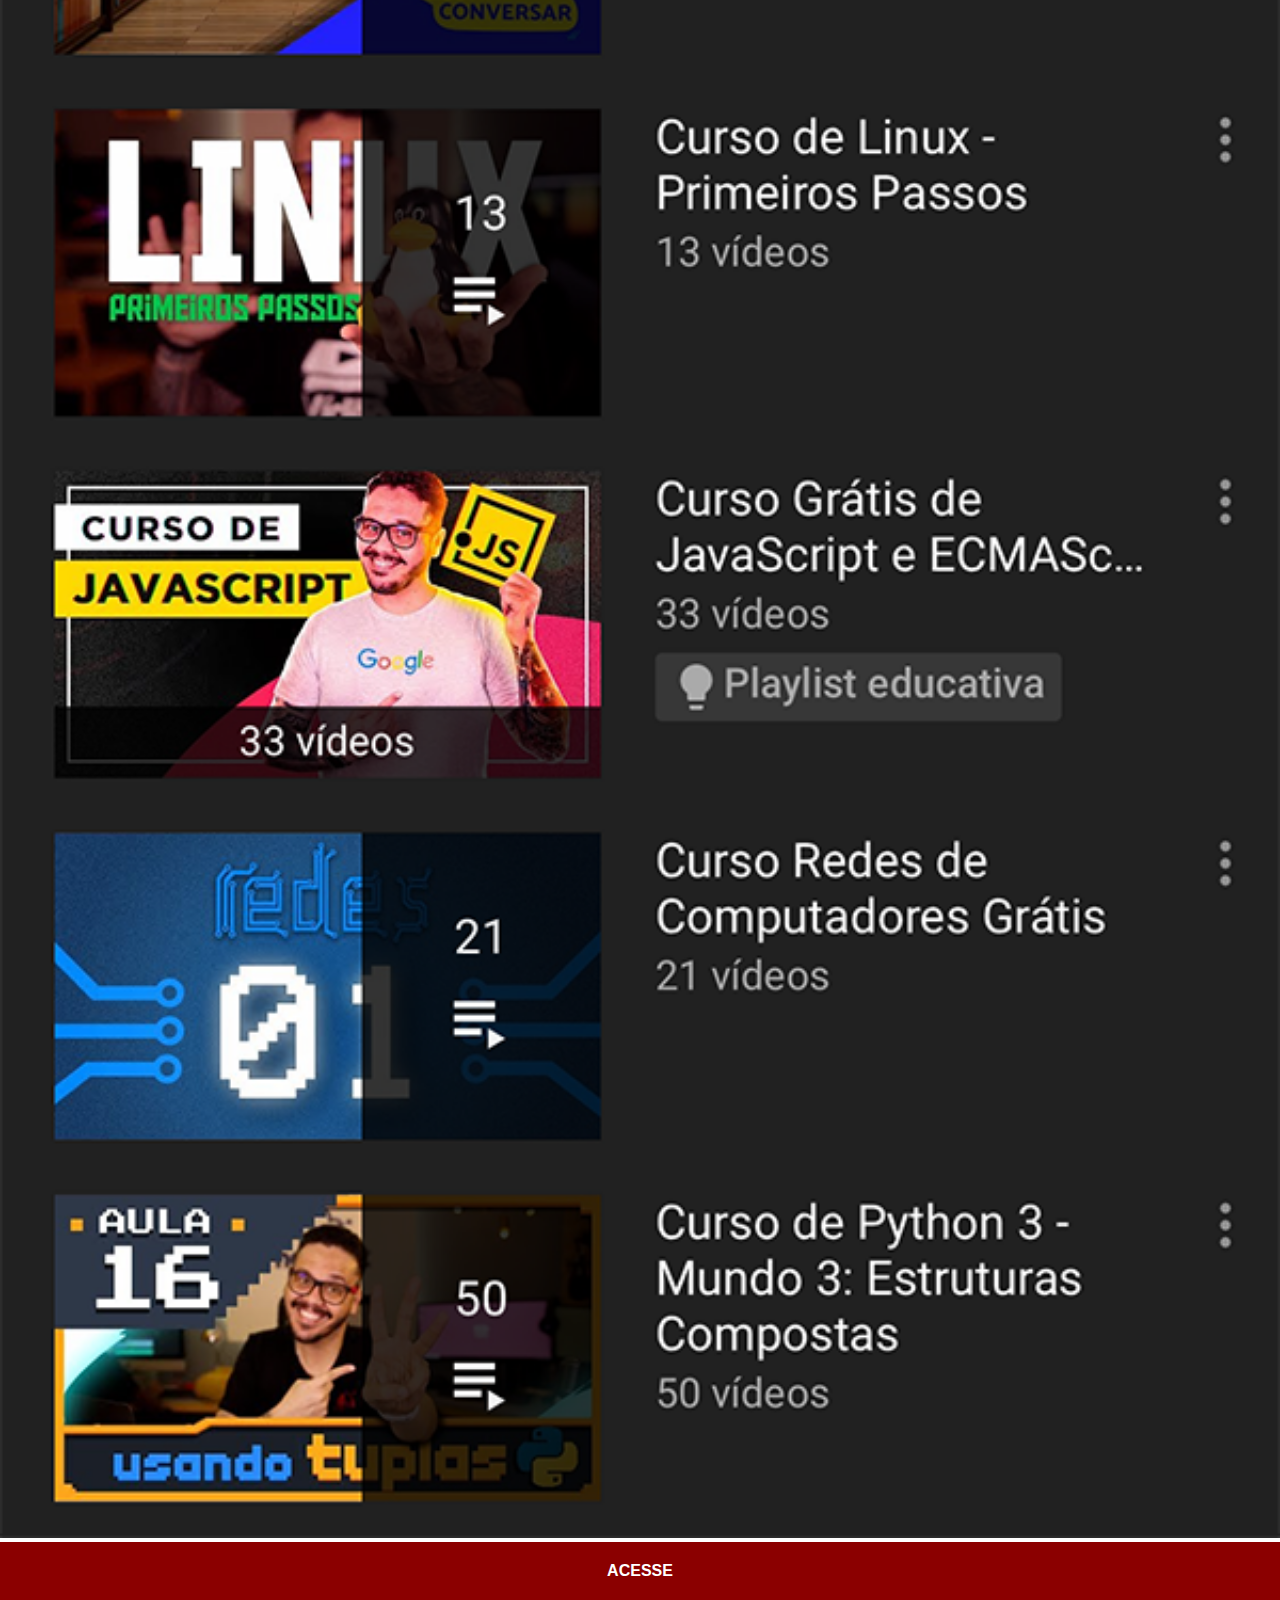
<file: projeto-phone/youtube.html>
<!DOCTYPE html>
<html lang="en">
<head>
    <meta charset="UTF-8">
    <meta http-equiv="X-UA-Compatible" content="IE=edge">
    <meta name="viewport" content="width=device-width, initial-scale=1.0">
    <title>Document</title>
    <style>
        *{
            margin: 0;
            padding: 0;
            box-sizing: border-box;
            font-family: Arial, Helvetica, sans-serif;
        }
        ::-webkit-scrollbar {
            width: 0px;
            height: 0px;
        }
        img {
           width: 100vw;
        }
        a {
            display: block;
            background-color: darkred;
            color: #fff;
            padding: 20px;
            text-align: center;
            font-weight: bolder;
            text-decoration: none;
        }
    </style>
</head>
<body>
    <img src="img/tela-youtube.png" alt="">
    <a href="https://www.youtube.com/@CursoemVideo" target="_blank">ACESSE</a>
</body>
</html>
</file>
<file: projeto-android/style.css>
@charset "UTF-8";
@import url('https://fonts.googleapis.com/css2?family=Bebas+Neue&display=swap');
@font-face {
    font-family: "android";
    src: url("fontes/idroid.otf") format(opentype);
}
:root {
    --corBody: #063d3c96;
    --cor0: #0FC2C0;
    --cor1: #0CABA8;
    --cor2: #008F8C;
    --cor3: #015958;
    --cor4: #023535;
    --cor5: #011111;

    --fonte-destaque: 'Bebas Neue', cursive;
    --fonte-padrao: Arial, Verdana, Helvetica, Sans-serif;
    --fonte-android: "Android", cursive;
}
* {
    margin: 0px;
    padding: 0px;
    box-sizing: border-box;
}
body {
    background-color: var(--corBody);
    font-family: var(--fonte-padrao);
}

header {
    background-image: linear-gradient(180deg, #0FC2C0,#008F8C);
    text-align: center;
    min-height: 150px;
    padding-top: 40px;
}
header h1 {
    font-family:var(--fonte-destaque);
    font-size: 45px;
    color: #fff;
    margin-bottom: 20px;
}
header p {
    font-family: var(--fonte-padrao);
    max-width: 400px;
    display: block;
    margin: auto;
    color: #fff;
    padding-bottom: 20px;
    padding: 0px 10px 0px 10px;
}

nav {
    background-color: var(--cor2);
    padding: 5px 10px;
    font-family: var(--fonte-padrao);
}
nav a {
    text-decoration: none;
    padding: 5px;
    color: var(--cor5);
    transition: 0.5s;
}
nav a:hover {
    background-color: var(--cor0);
    color: var(--cor3);
    border-radius: 5px;
}

/* ---MAIN--- */

main {
    min-width: 300px;
    max-width: 1000px;
    margin: auto;
    margin-bottom: 30px;
    padding: 20px;
    background-color: #fff;
    box-shadow: 0px 0px 10px rgba(0, 0, 0, 0.336);
    border-bottom-left-radius: 10px;
    border-bottom-right-radius: 10px;
}

main h1 {
    color: var(--cor5 );
    font-family: var(--fonte-android);
    font-size: 23px;
    color: var(--cor4);
}

main h2 {
    font-family:var(--fonte-android);
    font-size: 21px;
    background-image: linear-gradient(90deg,var(--cor0), transparent);
    color: var(--cor4);
    text-indent: 8px;
}
main p {
    margin: 15px 0px;
    font-family: var(--fonte-padrao);
    text-align: justify;
    text-indent: 30px;
    line-height: 2em;
}
main img {
    width: 100%;
}
main .img-pequena {
    max-width: 350px;
    display: block;
    margin: auto;
}
div.video{
    background-color: var(--cor1);
    margin: 0px -20px 30px -20px;
    padding: 20px;
    padding-bottom: 58%;
    position: relative;
}
div.video > iframe {
    position: absolute;
    top: 5%;
    left: 5%;
    width: 90%;
    height: 90%;
}
aside {
    background-color: var(--cor2);
    padding: 10px;
    border-radius: 10px;
    box-shadow: 3px 3px 8px rgba(0, 0, 0, 0.349);
}
aside h3 {
    background-color: var(--cor4);
    color: #fff;
    padding: 10px;
    margin: -10px -10px 0px -10px;
    border-radius: 10px 10px 0px 0px;
}
aside > ul {
    list-style-type: "\2714\00A0\00A0";
    list-style-position: inside;
    columns: 2;
}
footer {
    text-align: center;
    padding: 5px;
    font-size: 0.8em;
    background-color: var(--cor2);
    color: #fff;
}
</file>
<file: projeto-parallax/style.css>
@charset "UTF-8";
@import url('https://fonts.googleapis.com/css2?family=Passion+One:wght@700&display=swap');
@import url('https://fonts.googleapis.com/css2?family=Passion+One:wght@700&family=Sriracha&display=swap');

* {
    margin: 0px;
    padding: 0px;
    box-sizing: border-box;
}

html, body {
    min-height: 100vh;
    background-color: darkgray;
}
header {
    background-color: black;
    color: #fff;
    text-align: center;
}
header h1 {
    padding-top: 50px;
    font-variant: small-caps;
    font-family: "Passion one", cursive;
    font-size: 10vw;
}
header p {
    padding-bottom: 50px;
    font-family: Verdana, Geneva, Tahoma, sans-serif;
}
a {
    color: #fff;
    text-decoration: none;
    font-weight: bolder;
}
a:hover {
    text-decoration: underline;
}

/* --section-- */
section {
    padding-top: 10vh;
    padding-bottom: 10vh;
    line-height: 2em;
    padding-left: 30px;
    font-family: "Sriracha", cursive;
    font-size: 2.5vw;
}
section p {
    padding-bottom: 2em;
}
section.normal {
    background-color: #fff;
    color: #000;
}
section.imagem {
    background-color: rgb(65, 65, 65);
    color: #fff;
    box-shadow: inset 6px 6px 13px 0px rgba(0, 0, 0, 0.336);
    background-size: cover;
    background-attachment: fixed;
}
section.imagem > p {
    display: inline-block;
    padding: 5px;
    background-color: rgba(0, 0, 0, 0.507);
    text-shadow: 1px 1px 0px black;
}
section#img01 {
    background-image: url("imagens/background001.jpg");
    background-position: right center;
}
section#img02{
    background-image: url("imagens/background002.jpg");
    background-position: right center;
    
}
footer {
    background-color: black;
    text-align: center;
    padding: 10px;
    color: #fff;
    font-family: Verdana, Geneva, Tahoma, sans-serif;
    font-size: 2.0vw;
}
</file>
<file: projeto-phone/style.css>
@charset "UTF-8";

* {
    margin: 0;
    padding: 0;
    box-sizing: border-box;
}
html, body {
    height: 100vh;
    width: 100vw;
    background-color: black;
}

body {
    background: url("img/fundo-madeira.jpg") no-repeat top center;
    background-size: cover;
    background-attachment: fixed;
}
main {
    position: relative;
    height: 100vh;
    width: 100vw;
}
section#telefone {
    position: absolute;
    left: 50%;
    top: 50%;
    transform: translate(-50%, -50%);
    height: 627px;
    width: 311px;
    background: url("img/frame-iphone.png") no-repeat;
}
iframe#tela {
    position: relative;
    top: 80px;
    left: 22px;
    width: 269px;
    height: 471px;
}
section#redes-sociais {
    text-align: right;
}
section#redes-sociais img {
    width: 50px;
    height: 50px;
    margin: 10px;
    border-radius: 50%;
    box-shadow: 2px 2px 5px rgba(0, 0, 0, 0.404);
    box-sizing: border-box;
    transition: 0.3s;
}
section#redes-sociais img:hover {
    border: 2px solid rgba(255, 255, 255, 0.637);
    transform: translate(-3px, -3px);
    box-shadow: 5px 5px 10px rgba(0, 0, 0, 0.61);
}
</file>
